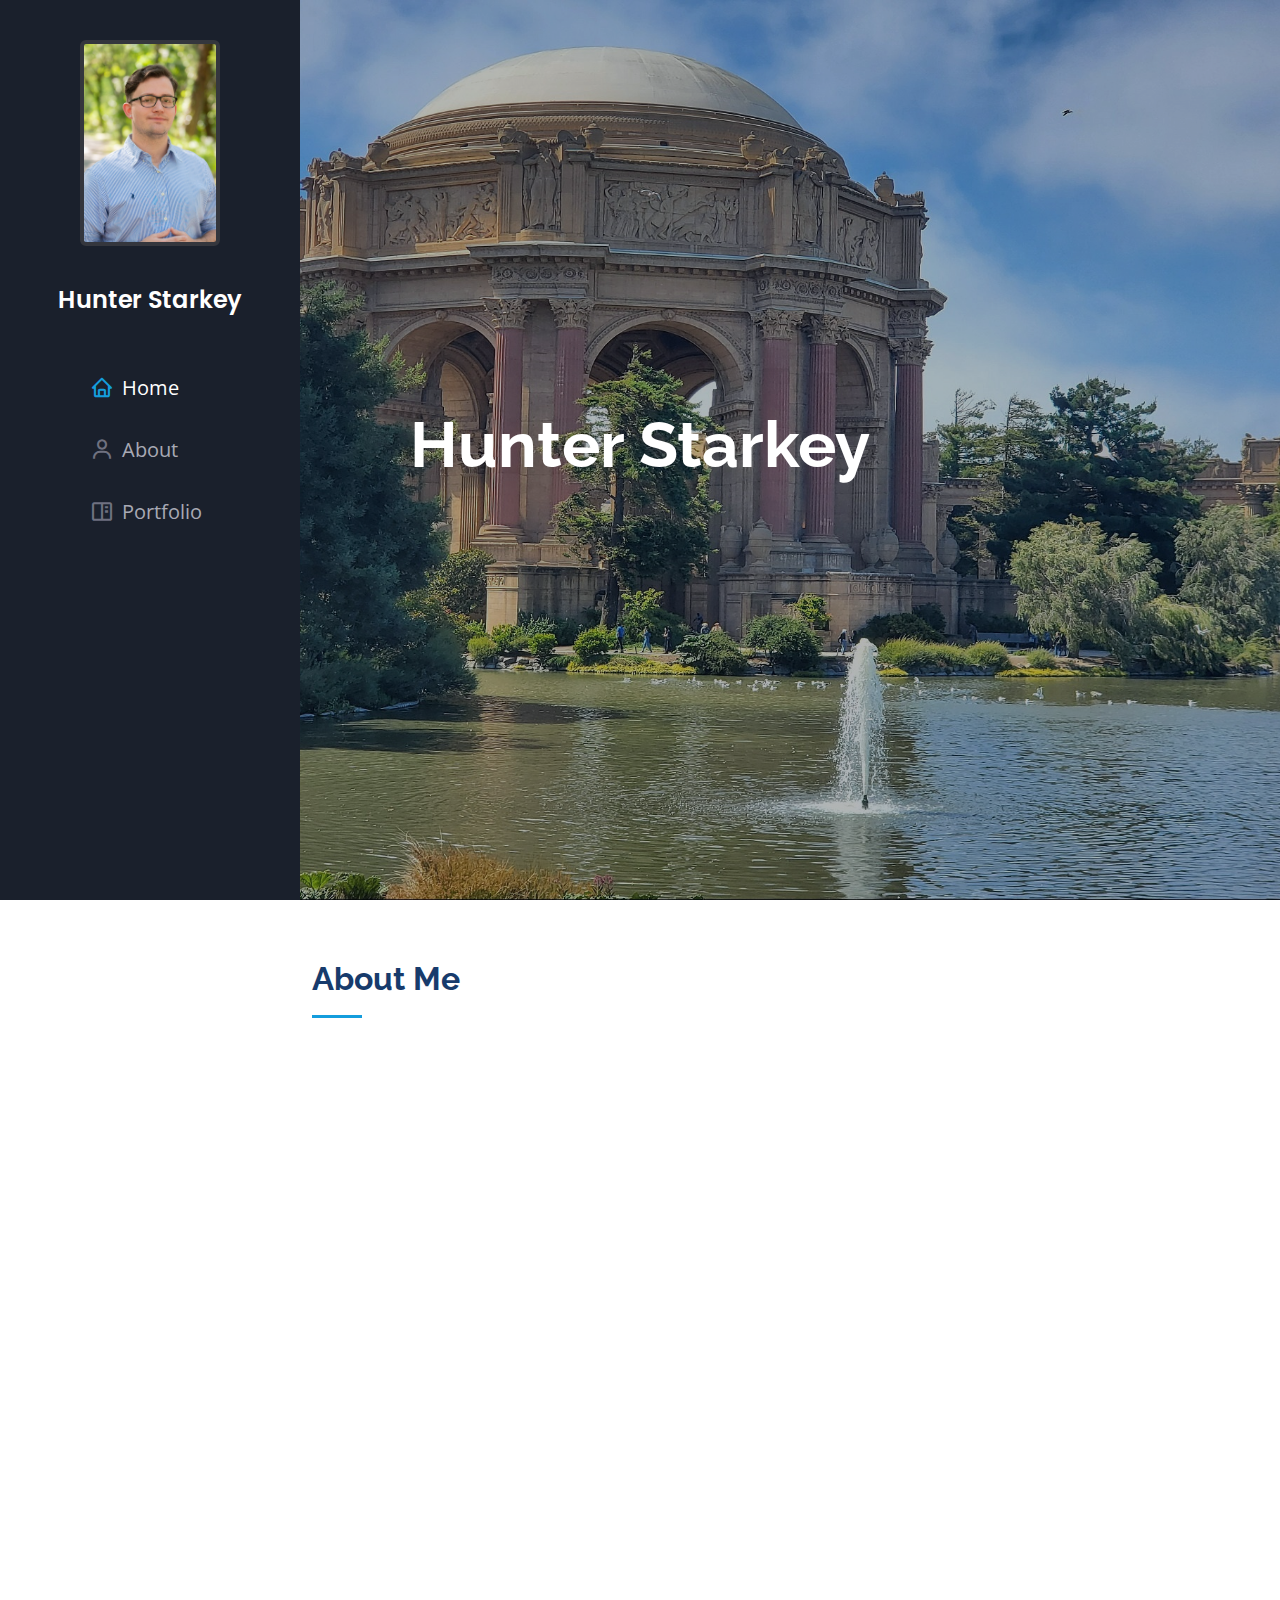
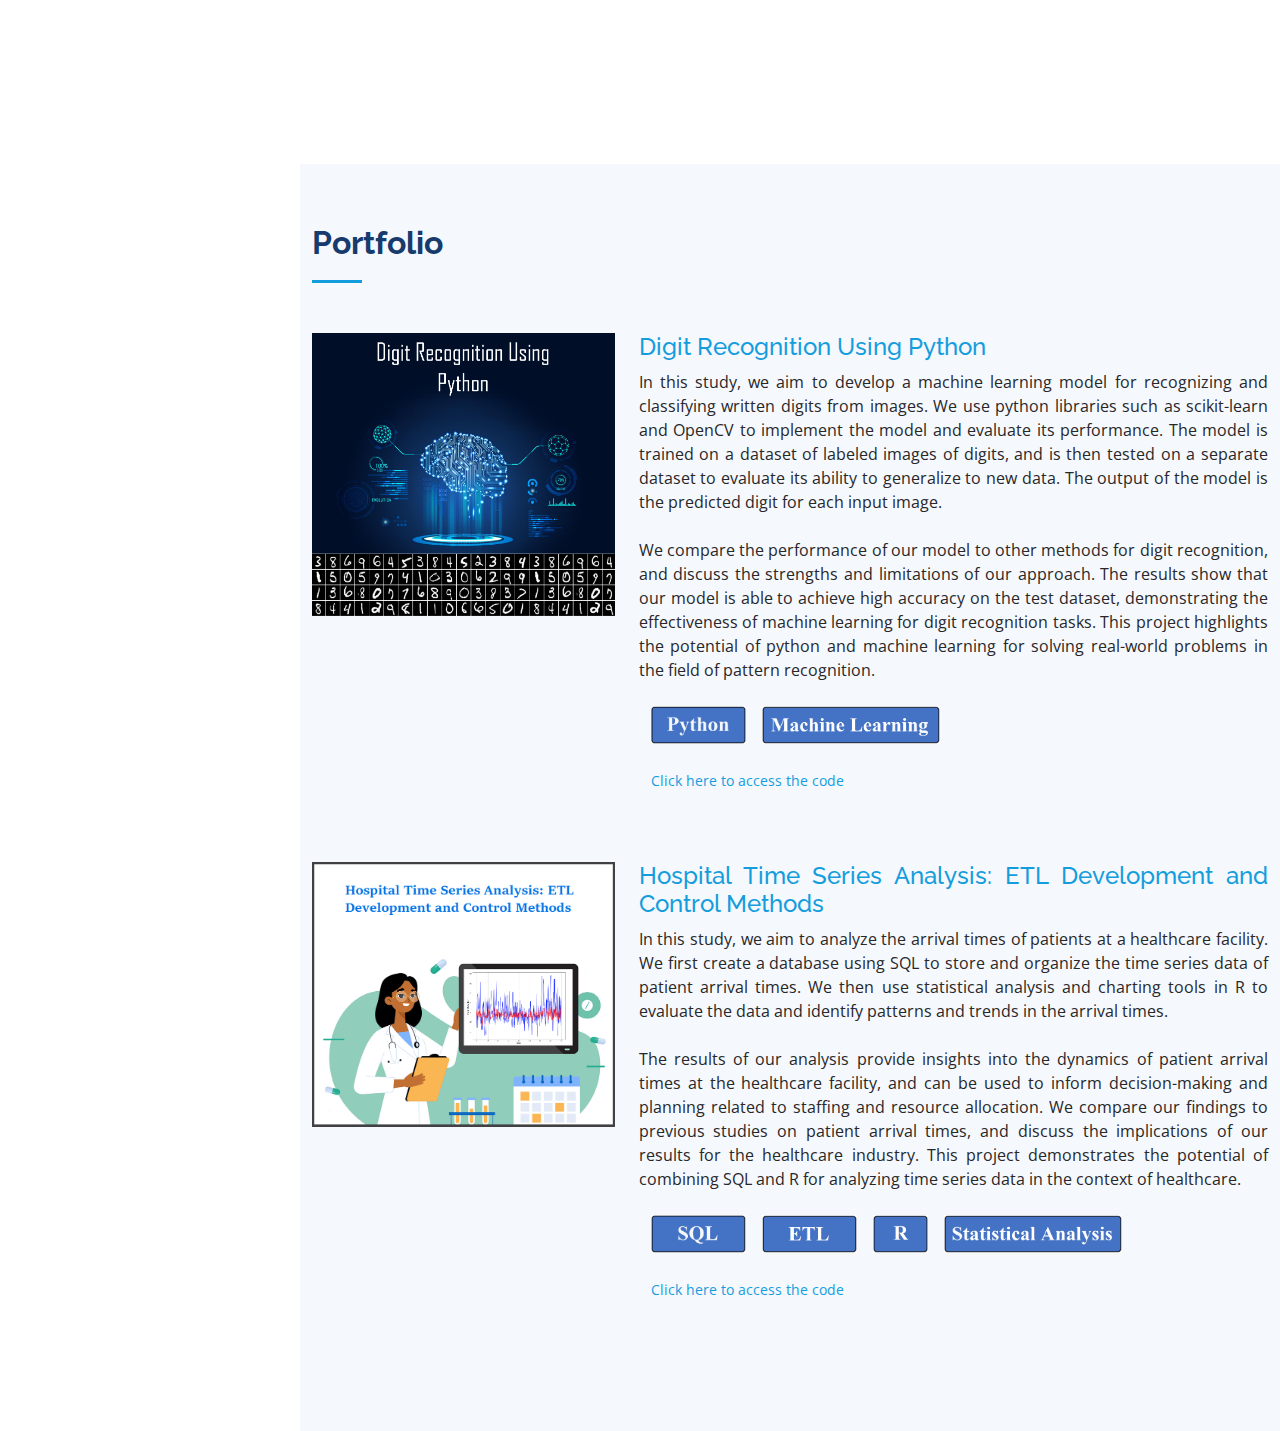
<file: index.html>
<!DOCTYPE html>
<html lang="en">

<head>
  <meta charset="utf-8">
  <meta content="width=device-width, initial-scale=1.0" name="viewport">

  <title>Hunter Starkey's Portfolio</title>
  <meta content="" name="description">
  <meta content="" name="keywords">

  <!-- Favicons -->
  <link href="assets/img/favicon.png" rel="icon">
  <link href="assets/img/apple-touch-icon.png" rel="apple-touch-icon">

  <!-- Google Fonts -->
  <link href="https://fonts.googleapis.com/css?family=Open+Sans:300,300i,400,400i,600,600i,700,700i|Raleway:300,300i,400,400i,500,500i,600,600i,700,700i|Poppins:300,300i,400,400i,500,500i,600,600i,700,700i" rel="stylesheet">

  <!-- Vendor CSS Files -->
  <link href="assets/vendor/aos/aos.css" rel="stylesheet">
  <link href="assets/vendor/bootstrap/css/bootstrap.min.css" rel="stylesheet">
  <link href="assets/vendor/bootstrap-icons/bootstrap-icons.css" rel="stylesheet">
  <link href="assets/vendor/boxicons/css/boxicons.min.css" rel="stylesheet">
  <link href="assets/vendor/glightbox/css/glightbox.min.css" rel="stylesheet">
  <link href="assets/vendor/swiper/swiper-bundle.min.css" rel="stylesheet">

  <!-- Template Main CSS File -->
  <link href="assets/css/style.css" rel="stylesheet">


</head>

<body>

  <!-- ======= Mobile nav toggle button ======= -->
  <i class="bi bi-list mobile-nav-toggle d-xl-none"></i>

  <!-- ======= Header ======= -->
  <header id="header">
    <div class="d-flex flex-column">

      <div class="profile">
        <img src="assets/img/profile-img.jpg" alt="" class="rounded circle img-fluid">
        <h1 class="text-light"><a href="index.html">Hunter Starkey</a></h1>
        <div class="social-links mt-3 text-center">
        </div>
      </div>

      <nav id="navbar" class="nav-menu navbar">
        <ul>
          <li><a href="#hero" class="nav-link scrollto active"><i class="bx bx-home"></i> <span>Home</span></a></li>
          <li><a href="#about" class="nav-link scrollto"><i class="bx bx-user"></i> <span>About</span></a></li>
          <li><a href="#portfolio" class="nav-link scrollto"><i class="bx bx-book-content"></i> <span>Portfolio</span></a></li>
        </ul>
      </nav><!-- .nav-menu -->
    </div>
  </header><!-- End Header -->

  <!-- ======= Hero Section ======= -->
  <section id="hero" class="d-flex flex-column justify-content-center align-items-center">
    <div class="hero-container" data-aos="fade-in">
      <h1>Hunter Starkey</h1>
    </div>
  </section><!-- End Hero -->

  <main id="main">

    <!-- ======= About Section ======= -->
    <section id="about" class="about">
      <div class="container">

        <div class="section-title">
          <h2>About Me</h2>
          <p></p>
        </div>

        <div class="row">
          <div class="col-lg-4" data-aos="fade-right">
            <img src="assets/img/profile-img.jpg" class="img-fluid" alt="">
          </div>
          <div class="col-lg-8 pt-4 pt-lg-0 content" data-aos="fade-left">
            <h3></h3>
          <br>
            <p>
              Hello,
            </p>
            <p>
              My name is Hunter. I'm a USF graduate with a Bachelor of Science in Engineering and I'm looking to start a masters degree soon. I have a strong foundation in programming, machine learning, databases, and data visualization. I'm also passionate about using these skills to uncover insights and drive impactful solutions.
            </p>
            <p>
              In my work, I have applied machine learning algorithms to complex datasets, developed dynamic visualizations to convey data insights, and deployed models for real-world applications. My ability to understand and manipulate data allows me to approach problems with a unique perspective, and I am always looking for new challenges and opportunities to grow.
            </p>
            <p>
              In my free time, I enjoy traveling and exploring new places, running and being outdoors, and indulging in my love of gaming and movies. I also enjoy listening to podcasts, which provide a constant source of inspiration and learning. Overall, I am a well-rounded individual with a passion for data science and a drive to make a difference.
            </p>
            <p>
              If you have any inquiries or would like to contact me, please feel free to reach out to me. I would be happy to discuss any potential opportunities or projects with you, and I look forward to hearing from you!
            </p>
            <br>
            <div class="row">
              <div class="col-lg-6">
                <ul>
                  <li><i class="bi bi-chevron-right"></i> <strong>Email:</strong> <span>starkeyhunter@outlook.com</span></li>
                </ul>
              </div>
              <div class="col-lg-6">
                <ul>
                  <li><i class="bi bi-chevron-right"></i> <strong>Phone:</strong> <span>813-421-0808</span></li>
                </ul>
              </div>
            </div>
            <p>
            </p>
          </div>
        </div>

      </div>
    </section><!-- End About Section -->

    <!-- ======= Portfolio Section ======= -->
    <section id="portfolio" class="portfolio section-bg">
      <div class="container">

        <div class="section-title">
          <h2>Portfolio</h2>
        </div>

        <div class="row" style="margin-bottom:30px">
          <div class="col-lg-4 col-md-6">
            <!-- <div class="icon-box"> -->
              <a href="digit-recognition-using-python.html"><img src="assets/img/digit_title.png" class="img-fluid" alt=""></a>

          </div>

          <div class="col-lg-4 col-lg-8">
            <!-- <div class="icon-box"> -->
            <h4 align="justify"><a href="digit-recognition-using-python.html">Digit Recognition Using Python</a></h5>
            <p align="justify">
In this study, we aim to develop a machine learning model for recognizing and classifying written digits from images. We use python libraries such as scikit-learn and OpenCV to implement the model and evaluate its performance. The model is trained on a dataset of labeled images of digits, and is then tested on a separate dataset to evaluate its ability to generalize to new data. The output of the model is the predicted digit for each input image.
<br><br>We compare the performance of our model to other methods for digit recognition, and discuss the strengths and limitations of our approach. The results show that our model is able to achieve high accuracy on the test dataset, demonstrating the effectiveness of machine learning for digit recognition tasks. This project highlights the potential of python and machine learning for solving real-world problems in the field of pattern recognition.
<br>
<br>
            &ensp;
            <img src="assets/img/tags/Python.png" class="img-fluid" alt="" style="width:95px;height:38px;">
            &ensp; 
            <img src="assets/img/tags/machinelearning.png" class="img-fluid" alt="" style="width:178px;height:38px;">
            <br>
            <br>
            &ensp; <a style="font-size:90%" ;
              href="https://github.com/hunterstarkey/Digit-Recognition-Using-Python/blob/main/Digit_Recognition.ipynb">Click
              here to access the code</a>

          </div>
        </div>
          <br>


        <div class="row" style="margin-bottom:30px">
          <div class="col-lg-4 col-md-6">
            <!-- <div class="icon-box"> -->
              <a href="hospital-time-series-analysis.html"><img src="assets/img/hospital_title.png" class="img-fluid" alt=""></a>

          </div>

          <div class="col-lg-4 col-lg-8">
            <!-- <div class="icon-box"> -->
              <h4 align="justify"><a href="hospital-time-series-analysis.html">Hospital Time Series Analysis: ETL Development and Control Methods</a></h5>
            <p align="justify">
In this study, we aim to analyze the arrival times of patients at a healthcare facility. We first create a database using SQL to store and organize the time series data of patient arrival times. We then use statistical analysis and charting tools in R to evaluate the data and identify patterns and trends in the arrival times.
<br>
<br>
The results of our analysis provide insights into the dynamics of patient arrival times at the healthcare facility, and can be used to inform decision-making and planning related to staffing and resource allocation. We compare our findings to previous studies on patient arrival times, and discuss the implications of our results for the healthcare industry. This project demonstrates the potential of combining SQL and R for analyzing time series data in the context of healthcare.
             <br>
             <br>
            &ensp;
            <img src="assets/img/tags/SQL.png" class="img-fluid" alt="" style="width:95px;height:38px;">
            &ensp; 
            <img src="assets/img/tags/ETL.png" class="img-fluid" alt="" style="width:95px;height:38px;">
            &ensp;
            <img src="assets/img/tags/R.png" class="img-fluid" alt="" style="width:55px;height:38px;">
            &ensp; 
            <img src="assets/img/tags/statisticalanalysis.png" class="img-fluid" alt="" style="width:178px;height:38px;">
            <br>
            <br>
           
            &ensp; <a style="font-size:90%" ;
              href="https://github.com/hunterstarkey/Hospital-Time-Series-Analysis">Click
              here to access the code</a>
          </div>
        </div>
        <br>




    </section><!-- End Portfolio Section -->

  </main><!-- End #main -->

  <!-- ======= Footer ======= -->
  <footer id="footer">
    <div class="container">
      </div>
      </div>
    </div>
  </footer><!-- End  Footer -->

  <a href="#" class="back-to-top d-flex align-items-center justify-content-center"><i class="bi bi-arrow-up-short"></i></a>

  <!-- Vendor JS Files -->
  <script src="assets/vendor/purecounter/purecounter_vanilla.js"></script>
  <script src="assets/vendor/aos/aos.js"></script>
  <script src="assets/vendor/bootstrap/js/bootstrap.bundle.min.js"></script>
  <script src="assets/vendor/glightbox/js/glightbox.min.js"></script>
  <script src="assets/vendor/isotope-layout/isotope.pkgd.min.js"></script>
  <script src="assets/vendor/swiper/swiper-bundle.min.js"></script>
  <script src="assets/vendor/typed.js/typed.min.js"></script>
  <script src="assets/vendor/waypoints/noframework.waypoints.js"></script>
  <script src="assets/vendor/php-email-form/validate.js"></script>

  <!-- Template Main JS File -->
  <script src="assets/js/main.js"></script>

</body>

</html>
</file>
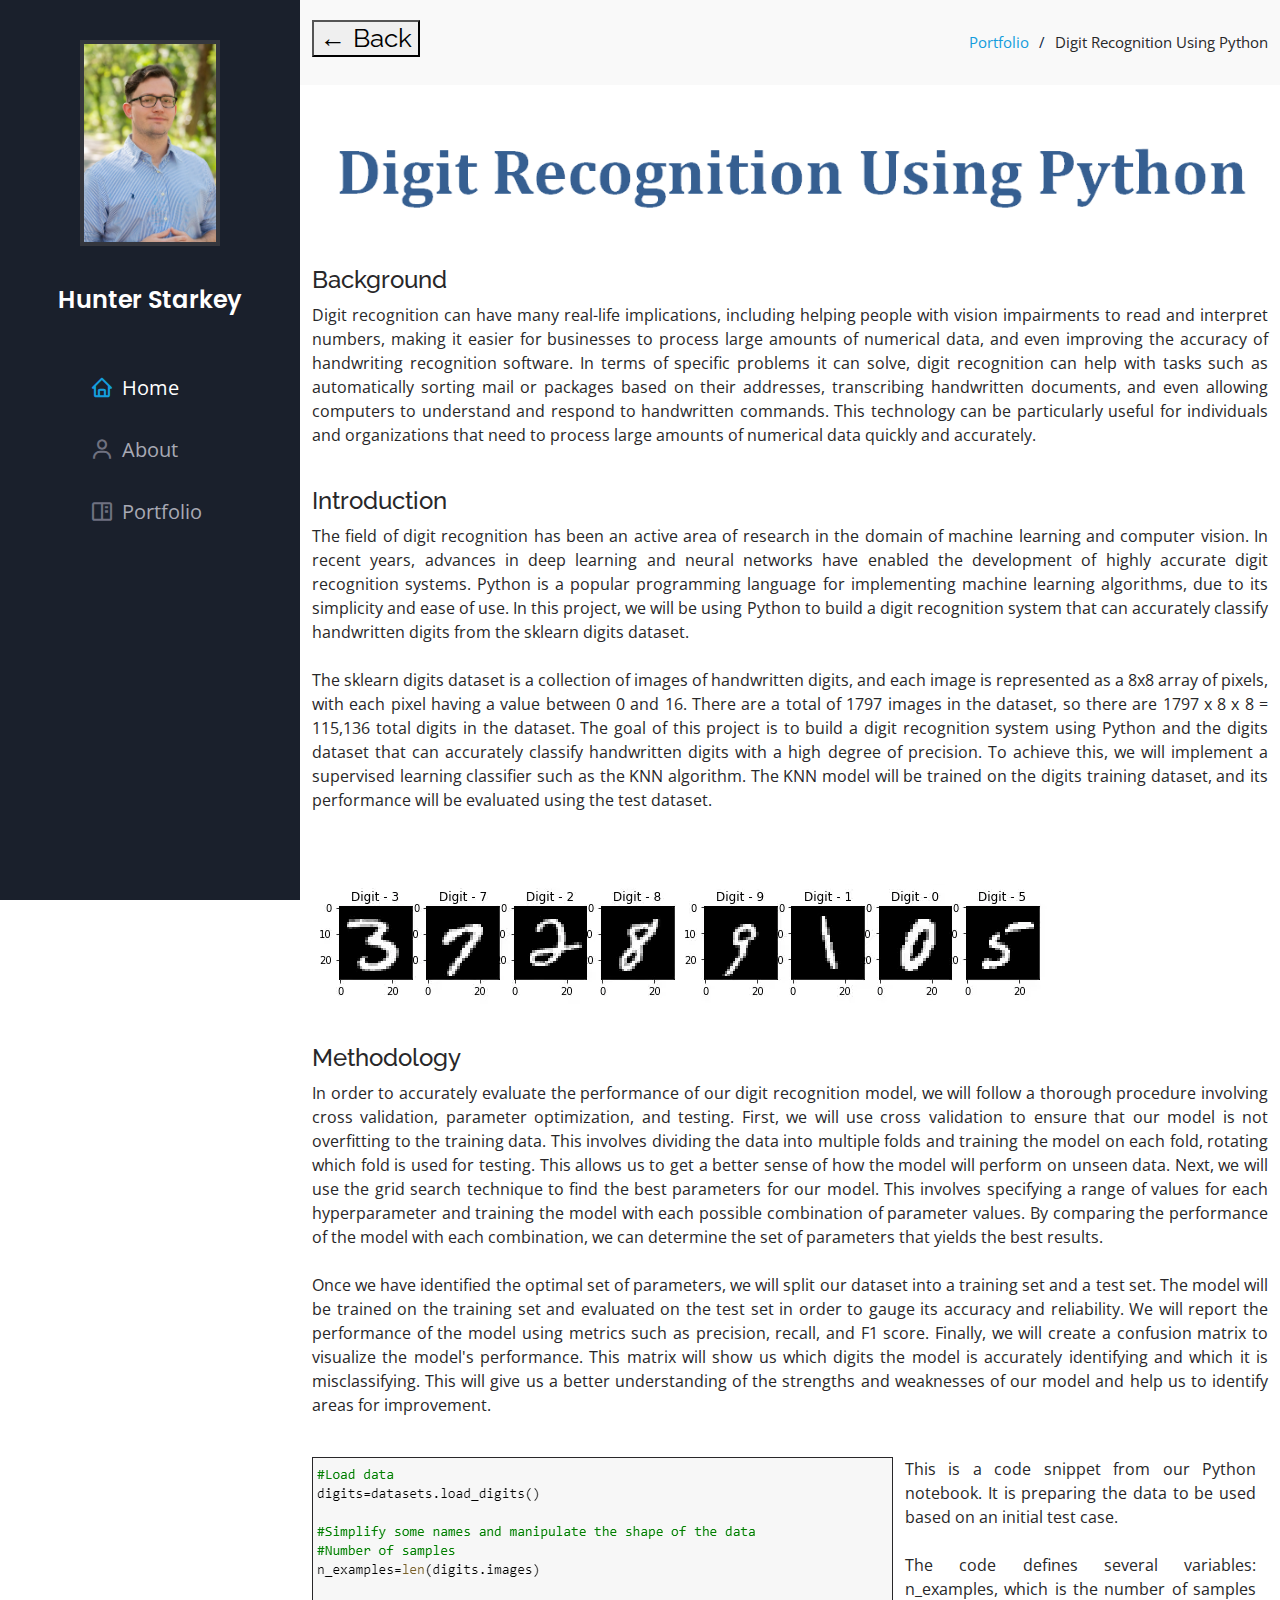
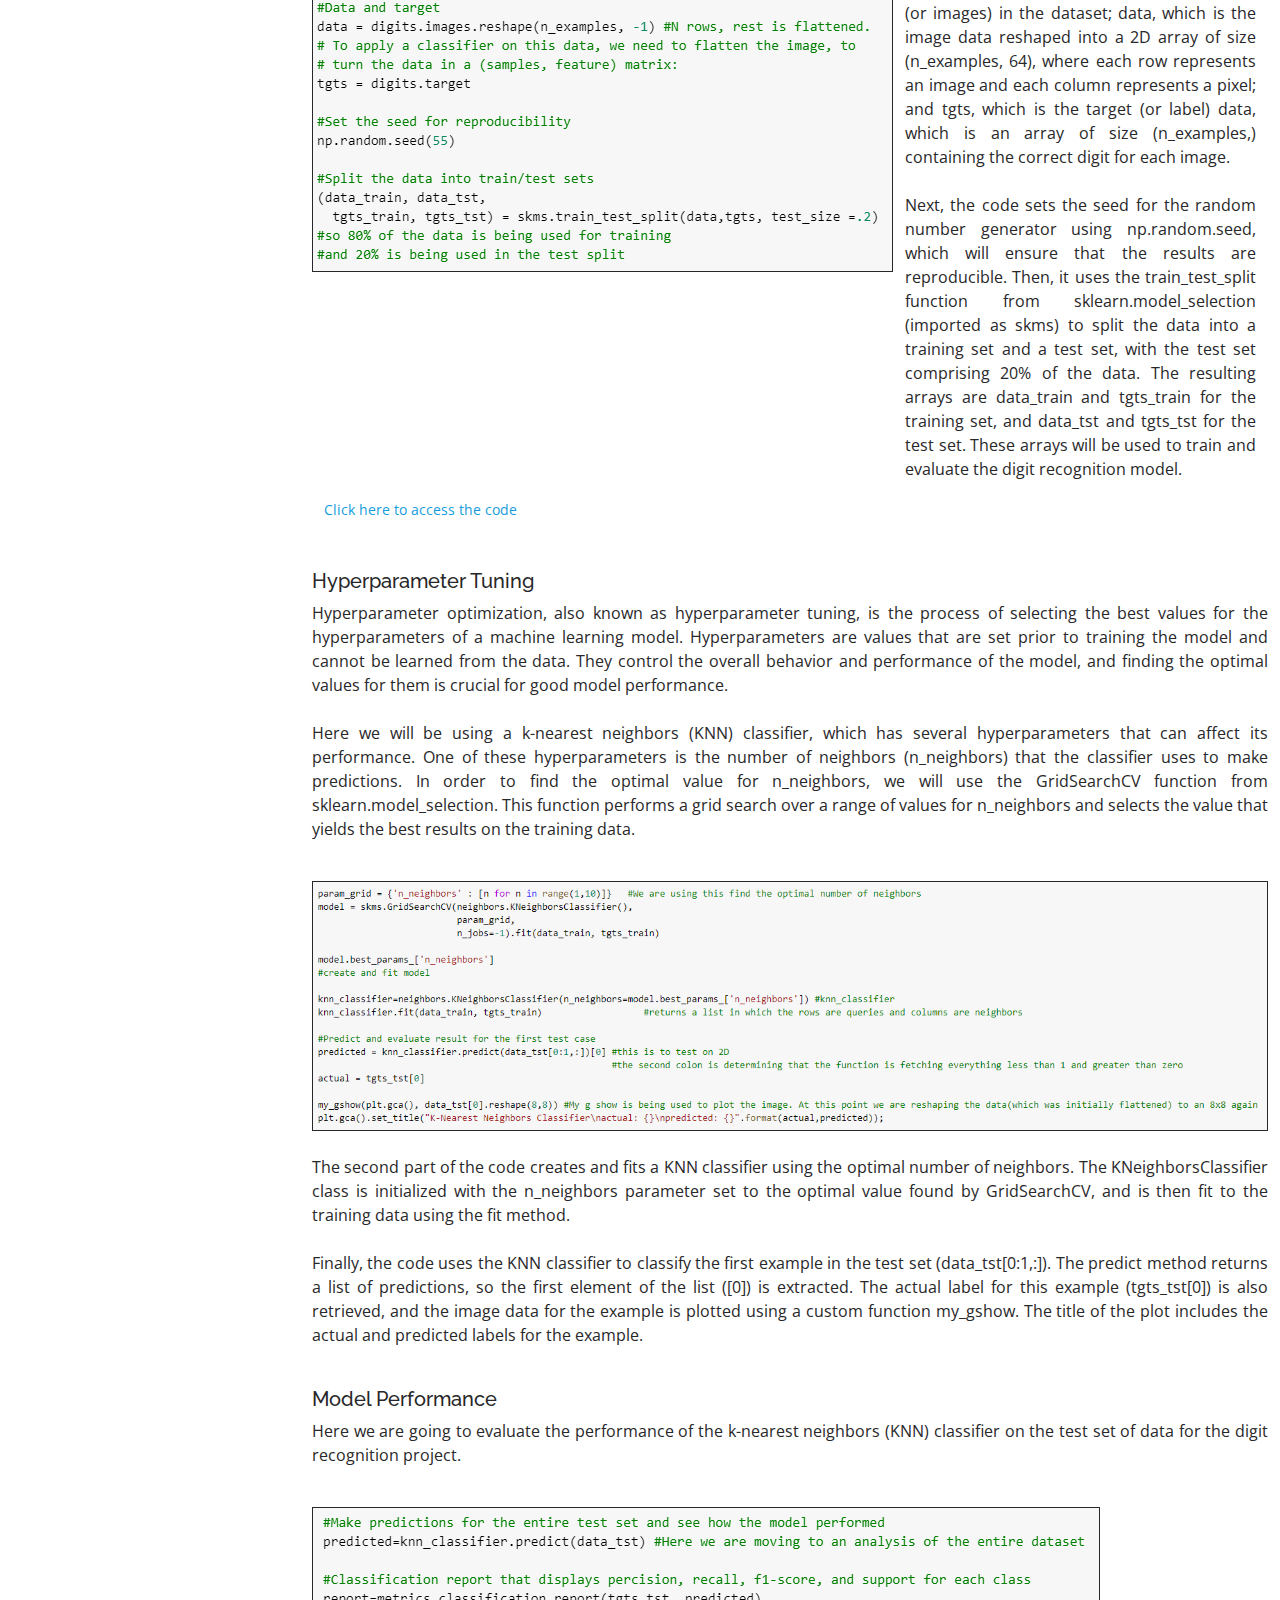
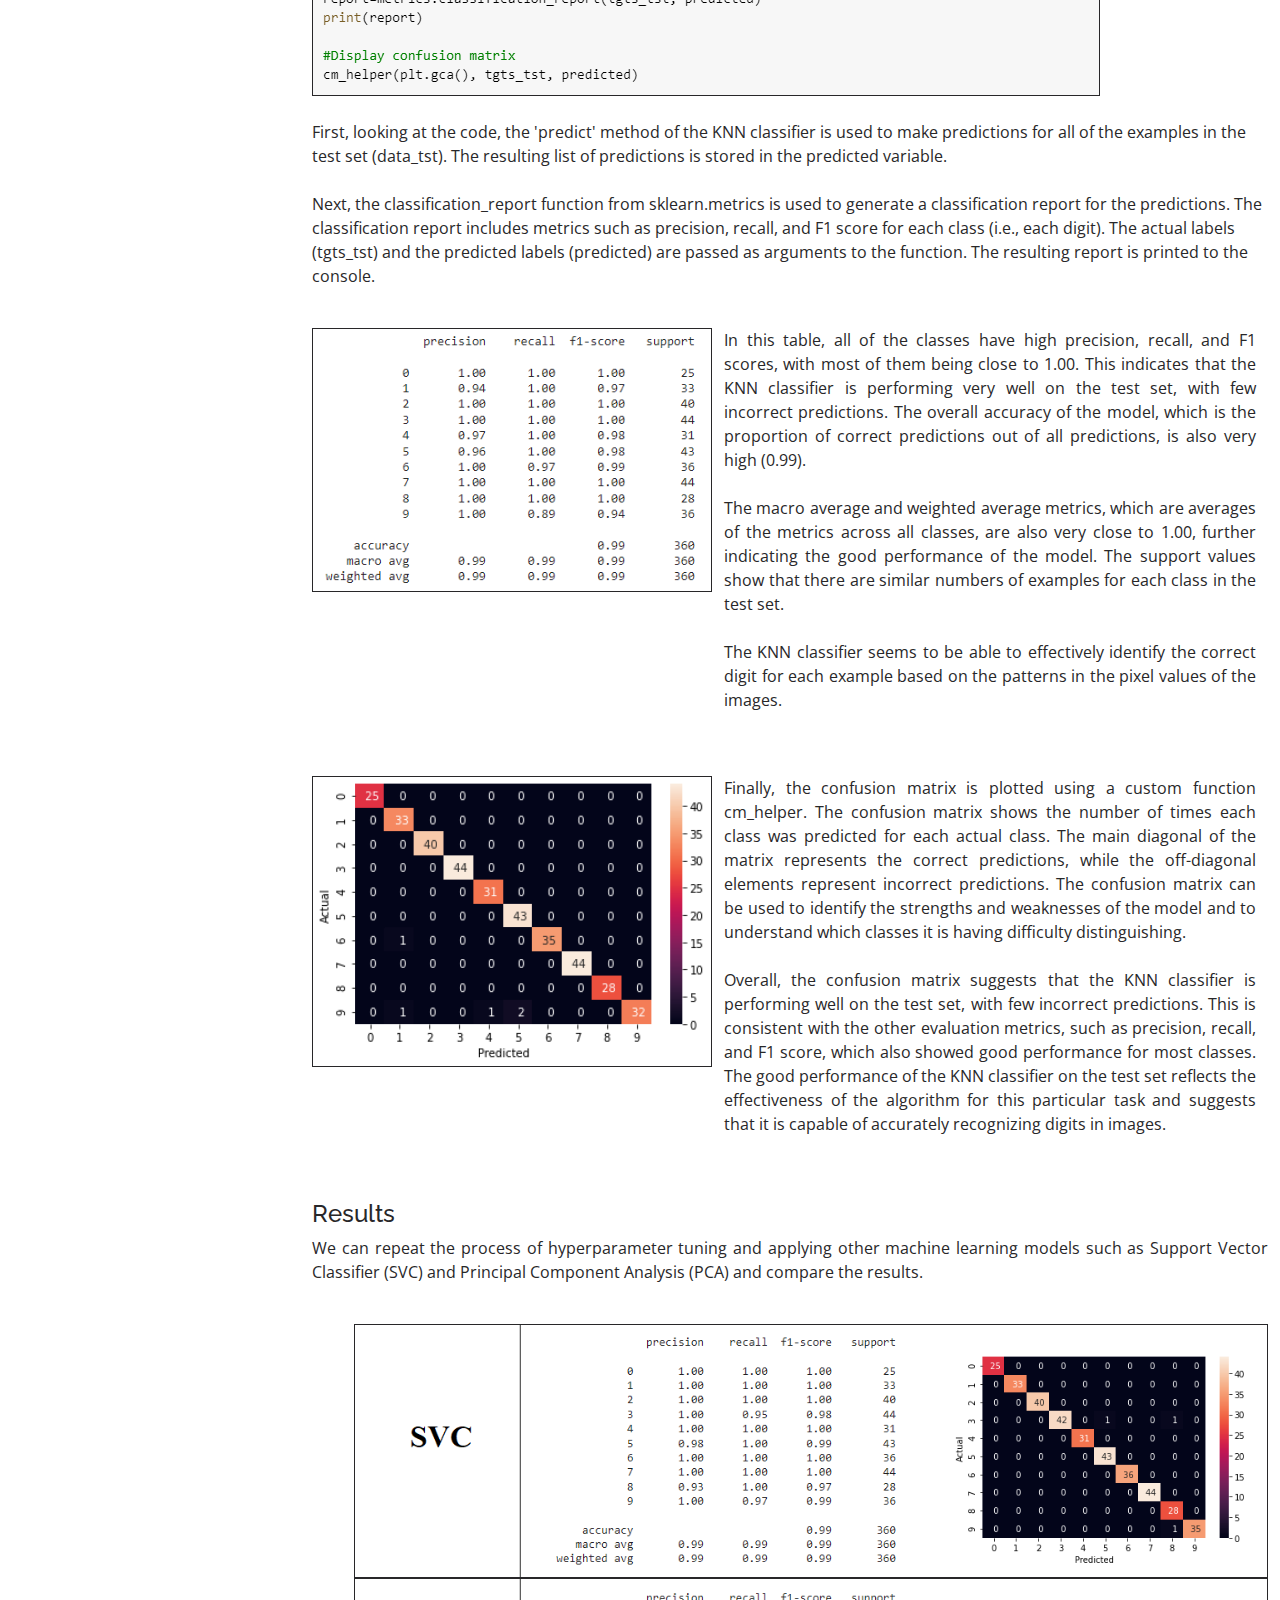
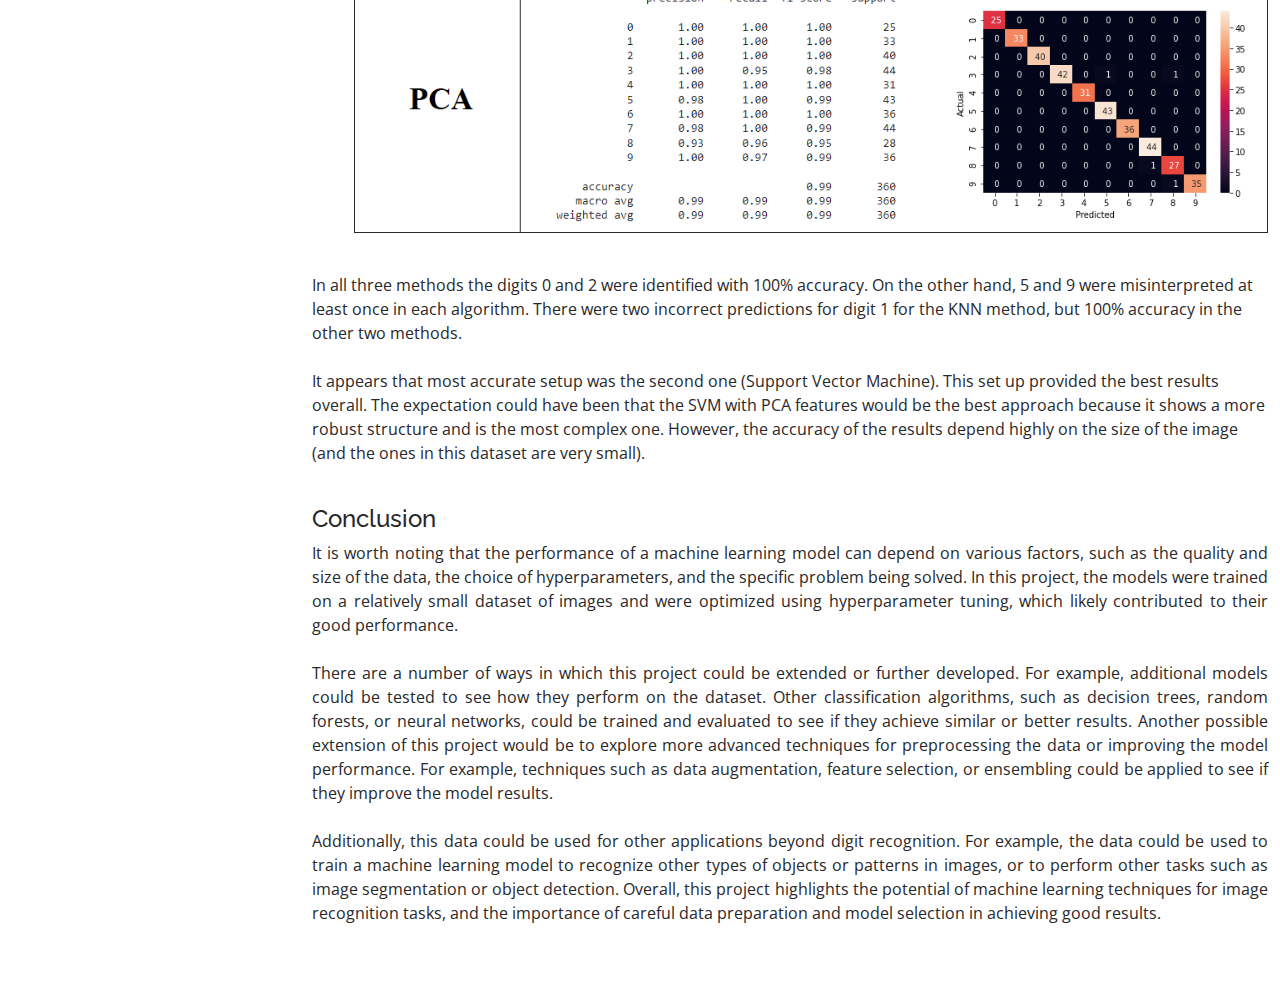
<file: digit-recognition-using-python.html>
<!DOCTYPE html>
<html lang="en">

<head>
  <meta charset="utf-8">
  <meta content="width=device-width, initial-scale=1.0" name="viewport">

  <title>Hunter Starkey's Portfolio</title>
  <meta content="" name="description">
  <meta content="" name="keywords">

  <!-- Favicons -->
  <link href="assets/img/favicon.png" rel="icon">
  <link href="assets/img/apple-touch-icon.png" rel="apple-touch-icon">

  <!-- Google Fonts -->
  <link href="https://fonts.googleapis.com/css?family=Open+Sans:300,300i,400,400i,600,600i,700,700i|Raleway:300,300i,400,400i,500,500i,600,600i,700,700i|Poppins:300,300i,400,400i,500,500i,600,600i,700,700i" rel="stylesheet">

  <!-- Vendor CSS Files -->
  <link href="assets/vendor/aos/aos.css" rel="stylesheet">
  <link href="assets/vendor/bootstrap/css/bootstrap.min.css" rel="stylesheet">
  <link href="assets/vendor/bootstrap-icons/bootstrap-icons.css" rel="stylesheet">
  <link href="assets/vendor/boxicons/css/boxicons.min.css" rel="stylesheet">
  <link href="assets/vendor/glightbox/css/glightbox.min.css" rel="stylesheet">
  <link href="assets/vendor/swiper/swiper-bundle.min.css" rel="stylesheet">

  <!-- Template Main CSS File -->
  <link href="assets/css/style.css" rel="stylesheet">


</head>

<body>

  <!-- ======= Mobile nav toggle button ======= -->
  <i class="bi bi-list mobile-nav-toggle d-xl-none"></i>

  <!-- ======= Header ======= -->
  <header id="header">
    <div class="d-flex flex-column">

      <div class="profile">
        <img src="assets/img/profile-img.jpg" alt="" class="img-fluid">
        <h1 class="text-light"><a href="index.html">Hunter Starkey</a></h1>
        <div class="social-links mt-3 text-center">
        </div>
      </div>

      <nav id="navbar" class="nav-menu navbar">
        <ul>
          <li><a href="index.html" class="nav-link scrollto active"><i class="bx bx-home"></i> <span>Home</span></a></li>
          <li><a href="index.html" class="nav-link scrollto"><i class="bx bx-user"></i> <span>About</span></a></li>
          <li><a href="index.html" class="nav-link scrollto"><i class="bx bx-book-content"></i> <span>Portfolio</span></a></li>
        </ul>
      </nav><!-- .nav-menu -->
    </div>
  </header><!-- End Header -->

  <main id="main">

    <!-- ======= Breadcrumbs ======= -->
    <section id="breadcrumbs" class="breadcrumbs">
      <div class="container">

        <div class="d-flex justify-content-between align-items-center">
          <h2><button onclick="history.back()">← Back</button></h2>
          <ol>
            <li><a href="index.html">Portfolio</a></li>
            <li>Digit Recognition Using Python</li>
          </ol>
        </div>

      </div>
    </section><!-- End Breadcrumbs -->

    <!-- ======= Portfolio Details Section ======= -->
    <section id="portfolio-details" class="portfolio-details">
      <div class="container">

        <center><img src="assets/img/digit/title.png" class="img-fluid" alt=""></center>
        <br><br>
        <h4 align="justify">Background</h4>
        <p align="justify"> Digit recognition can have many real-life implications, including helping people with vision impairments to read and interpret numbers, making it easier for businesses to process large amounts of numerical data, and even improving the accuracy of handwriting recognition software.
          In terms of specific problems it can solve, digit recognition can help with tasks such as automatically sorting mail or packages based on their addresses, transcribing handwritten documents, and even allowing computers to understand and respond to handwritten commands. This technology can be particularly useful for individuals and organizations that need to process large amounts of numerical data quickly and accurately.
        </p>
        <br><h4 align="justify">Introduction</h4>
        <p align="justify">The field of digit recognition has been an active area of research in the domain of machine learning and computer vision. In recent years, advances in deep learning and neural networks have enabled the development of highly accurate digit recognition systems.
          Python is a popular programming language for implementing machine learning algorithms, due to its simplicity and ease of use. In this project, we will be using Python to build a digit recognition system that can accurately classify handwritten digits from the sklearn digits dataset.
          <br><br>
          The sklearn digits dataset is a collection of images of handwritten digits, and each image is represented as a 8x8 array of pixels, with each pixel having a value between 0 and 16. There are a total of 1797 images in the dataset, so there are 1797 x 8 x 8 = 115,136 total digits in the dataset.
          The goal of this project is to build a digit recognition system using Python and the digits dataset that can accurately classify handwritten digits with a high degree of precision. To achieve this, we will implement a supervised learning classifier such as the KNN algorithm. The KNN model will be trained on the digits training dataset, and its performance will be evaluated using the test dataset.
          <br><br> <br> &ensp; &ensp; &ensp; &ensp; &ensp; &ensp; &ensp; &ensp; &ensp; &ensp; &ensp; &ensp; &ensp; &ensp; &ensp; &ensp; &ensp; &ensp; &ensp; <img src="assets/img/digit/digit1.png" class="img-fluid" alt="">
        </p>
        <br><h4 align="justify">Methodology</h4>
        <p align="justify">In order to accurately evaluate the performance of our digit recognition model, we will follow a thorough procedure involving cross validation, parameter optimization, and testing.
          First, we will use cross validation to ensure that our model is not overfitting to the training data. This involves dividing the data into multiple folds and training the model on each fold, rotating which fold is used for testing. This allows us to get a better sense of how the model will perform on unseen data.
          Next, we will use the grid search technique to find the best parameters for our model. This involves specifying a range of values for each hyperparameter and training the model with each possible combination of parameter values. By comparing the performance of the model with each combination, we can determine the set of parameters that yields the best results.
          <br><br>Once we have identified the optimal set of parameters, we will split our dataset into a training set and a test set. The model will be trained on the training set and evaluated on the test set in order to gauge its accuracy and reliability. We will report the performance of the model using metrics such as precision, recall, and F1 score.
          Finally, we will create a confusion matrix to visualize the model's performance. This matrix will show us which digits the model is accurately identifying and which it is misclassifying. This will give us a better understanding of the strengths and weaknesses of our model and help us to identify areas for improvement.
          </p>


          
          <br><img src="assets/img/digit/code1.png" class="img-fluid" alt="" style="float:left" border="1px">
          <div class="row" style="margin-left:30px">
          <p align="justify">This is a code snippet from our Python notebook. It is preparing the data to be used based on an initial test case. 
            <br><br>
            The code defines several variables: n_examples, which is the number of samples (or images) in the dataset; data, which is the image data reshaped into a 2D array of size (n_examples, 64), where each row represents an image and each column represents a pixel; and tgts, which is the target (or label) data, which is an array of size (n_examples,) containing the correct digit for each image.
            
            <br><br>Next, the code sets the seed for the random number generator using np.random.seed, which will ensure that the results are reproducible. Then, it uses the train_test_split function from sklearn.model_selection (imported as skms) to split the data into a training set and a test set, with the test set comprising 20% of the data. The resulting arrays are data_train and tgts_train for the training set, and data_tst and tgts_tst for the test set. These arrays will be used to train and evaluate the digit recognition model.</p>
          </div>

            &ensp; <a style="font-size:90%" ;
            href="https://github.com/hunterstarkey/Digit-Recognition-Using-Python/blob/main/Digit_Recognition.ipynb">Click
            here to access the code</a>

          <br><br><br>
          <h5>Hyperparameter Tuning</h5>
          
          <p align="justify">Hyperparameter optimization, also known as hyperparameter tuning, is the process of selecting the best values for the hyperparameters of a machine learning model. Hyperparameters are values that are set prior to training the model and cannot be learned from the data. They control the overall behavior and performance of the model, and finding the optimal values for them is crucial for good model performance.
            <br><br> Here we will be using a k-nearest neighbors (KNN) classifier, which has several hyperparameters that can affect its performance. One of these hyperparameters is the number of neighbors (n_neighbors) that the classifier uses to make predictions. In order to find the optimal value for n_neighbors, we will use the GridSearchCV function from sklearn.model_selection. This function performs a grid search over a range of values for n_neighbors and selects the value that yields the best results on the training data.
          </p>
          <br><img src="assets/img/digit/code2.png" class="img-fluid" alt="" border="1px">
          <br><br>

          
            <p align="justify">The second part of the code creates and fits a KNN classifier using the optimal number of neighbors. The KNeighborsClassifier class is initialized with the n_neighbors parameter set to the optimal value found by GridSearchCV, and is then fit to the training data using the fit method.
              
<br><br>
               Finally, the code uses the KNN classifier to classify the first example in the test set (data_tst[0:1,:]). The predict method returns a list of predictions, so the first element of the list ([0]) is extracted. The actual label for this example (tgts_tst[0]) is also retrieved, and the image data for the example is plotted using a custom function my_gshow. The title of the plot includes the actual and predicted labels for the example.</p>
          </p>
          <br>
          <h5>Model Performance</h5>
          <p align="justify">Here we are going to evaluate the performance of the k-nearest neighbors (KNN) classifier on the test set of data for the digit recognition project.</p>

          <br><img src="assets/img/digit/code3.png" class="img-fluid" alt="" border="1px">
          
            <br><br>
            First, looking at the code, the 'predict' method of the KNN classifier is used to make predictions for all of the examples in the test set (data_tst). The resulting list of predictions is stored in the predicted variable.
          <br><br>
          Next, the classification_report function from sklearn.metrics is used to generate a classification report for the predictions. The classification report includes metrics such as precision, recall, and F1 score for each class (i.e., each digit). The actual labels (tgts_tst) and the predicted labels (predicted) are passed as arguments to the function. The resulting report is printed to the console.
        </p>
          <br><img src="assets/img/digit/output2.png" class="img-fluid" alt="" style="float:left" width="400px" height="263px" border="1px">
          <div class="row" style="margin-left:30px">
            <p align="justify"> In this table, all of the classes have high precision, recall, and F1 scores, with most of them being close to 1.00. This indicates that the KNN classifier is performing very well on the test set, with few incorrect predictions. The overall accuracy of the model, which is the proportion of correct predictions out of all predictions, is also very high (0.99). 
              <br><br>The macro average and weighted average metrics, which are averages of the metrics across all classes, are also very close to 1.00, further indicating the good performance of the model. The support values show that there are similar numbers of examples for each class in the test set.
              <br><br>
              The KNN classifier seems to be able to effectively identify the correct digit for each example based on the patterns in the pixel values of the images.
            </p>
            </div>
            <br>
            <br><img src="assets/img/digit/output3.png" class="img-fluid" alt="" style="float:left" width="400px" height="291px" border="1px">
          <div class="row" style="margin-left:30px">
            <p align="justify"> Finally, the confusion matrix is plotted using a custom function cm_helper. The confusion matrix shows the number of times each class was predicted for each actual class. The main diagonal of the matrix represents the correct predictions, while the off-diagonal elements represent incorrect predictions. The confusion matrix can be used to identify the strengths and weaknesses of the model and to understand which classes it is having difficulty distinguishing.
              <br><br>Overall, the confusion matrix suggests that the KNN classifier is performing well on the test set, with few incorrect predictions. This is consistent with the other evaluation metrics, such as precision, recall, and F1 score, which also showed good performance for most classes. The good performance of the KNN classifier on the test set reflects the effectiveness of the algorithm for this particular task and suggests that it is capable of accurately recognizing digits in images.
              <br><br>
            </p>
          </div>



          <br><h4 align="justify">Results</h4>
          <p align="justify">We can repeat the process of hyperparameter tuning and applying other machine learning models such as Support Vector Classifier (SVC) and Principal Component Analysis (PCA) and compare the results.
           </p>
           <div class="row" style="margin-left:30px">
           
           <center>
            &ensp;&ensp;&ensp;&ensp;
            
           <br><img src="assets/img/digit/combine1.png" class="img-fluid" alt="" style="float:left"  border="1px">
           <br><br><img src="assets/img/digit/combine2.png" class="img-fluid" alt="" style="float:left"  border="1px">
        </center>
      </div>
        <br>
          <p align="justify"></p>In all three methods the digits 0 and 2 were identified with 100% accuracy. On the other
          hand, 5 and 9 were misinterpreted at least once in each algorithm.
          
          There were two incorrect predictions for digit 1 for the KNN method, but 100%
          accuracy in the other two methods. 
          <br><br>It appears that most accurate setup was the second one (Support Vector Machine). This set up provided the best results overall. The expectation could have been that the SVM with PCA features would be the best approach because it shows a more robust structure and is the most complex one. However, the accuracy of the results depend highly on the size of the image (and the ones in this dataset are very small).  </p>
          
        <br><h4 align="justify">Conclusion</h4>
        <p align="justify">It is worth noting that the performance of a machine learning model can depend on various factors, such as the quality and size of the data, the choice of hyperparameters, and the specific problem being solved. In this project, the models were trained on a relatively small dataset of images and were optimized using hyperparameter tuning, which likely contributed to their good performance.
          <br><br>
          There are a number of ways in which this project could be extended or further developed. For example, additional models could be tested to see how they perform on the dataset. Other classification algorithms, such as decision trees, random forests, or neural networks, could be trained and evaluated to see if they achieve similar or better results.
          Another possible extension of this project would be to explore more advanced techniques for preprocessing the data or improving the model performance. For example, techniques such as data augmentation, feature selection, or ensembling could be applied to see if they improve the model results.
          <br><br>
          Additionally, this data could be used for other applications beyond digit recognition. For example, the data could be used to train a machine learning model to recognize other types of objects or patterns in images, or to perform other tasks such as image segmentation or object detection.
          Overall, this project highlights the potential of machine learning techniques for image recognition tasks, and the importance of careful data preparation and model selection in achieving good results.
          
          
        </p>
        
        

          
        
          </div>
 

</section><!-- End Portfolio Details Section -->

  </main><!-- End #main -->

  <!-- ======= Footer ======= -->
  <footer id="footer">
    <div class="container">

      </div>
 
      </div>
    </div>
  </footer><!-- End  Footer -->

  <a href="#" class="back-to-top d-flex align-items-center justify-content-center"><i class="bi bi-arrow-up-short"></i></a>

  <!-- Vendor JS Files -->
  <script src="assets/vendor/purecounter/purecounter_vanilla.js"></script>
  <script src="assets/vendor/aos/aos.js"></script>
  <script src="assets/vendor/bootstrap/js/bootstrap.bundle.min.js"></script>
  <script src="assets/vendor/glightbox/js/glightbox.min.js"></script>
  <script src="assets/vendor/isotope-layout/isotope.pkgd.min.js"></script>
  <script src="assets/vendor/swiper/swiper-bundle.min.js"></script>
  <script src="assets/vendor/typed.js/typed.min.js"></script>
  <script src="assets/vendor/waypoints/noframework.waypoints.js"></script>
  <script src="assets/vendor/php-email-form/validate.js"></script>

  <!-- Template Main JS File -->
  <script src="assets/js/main.js"></script>

</body>

</html>
</file>
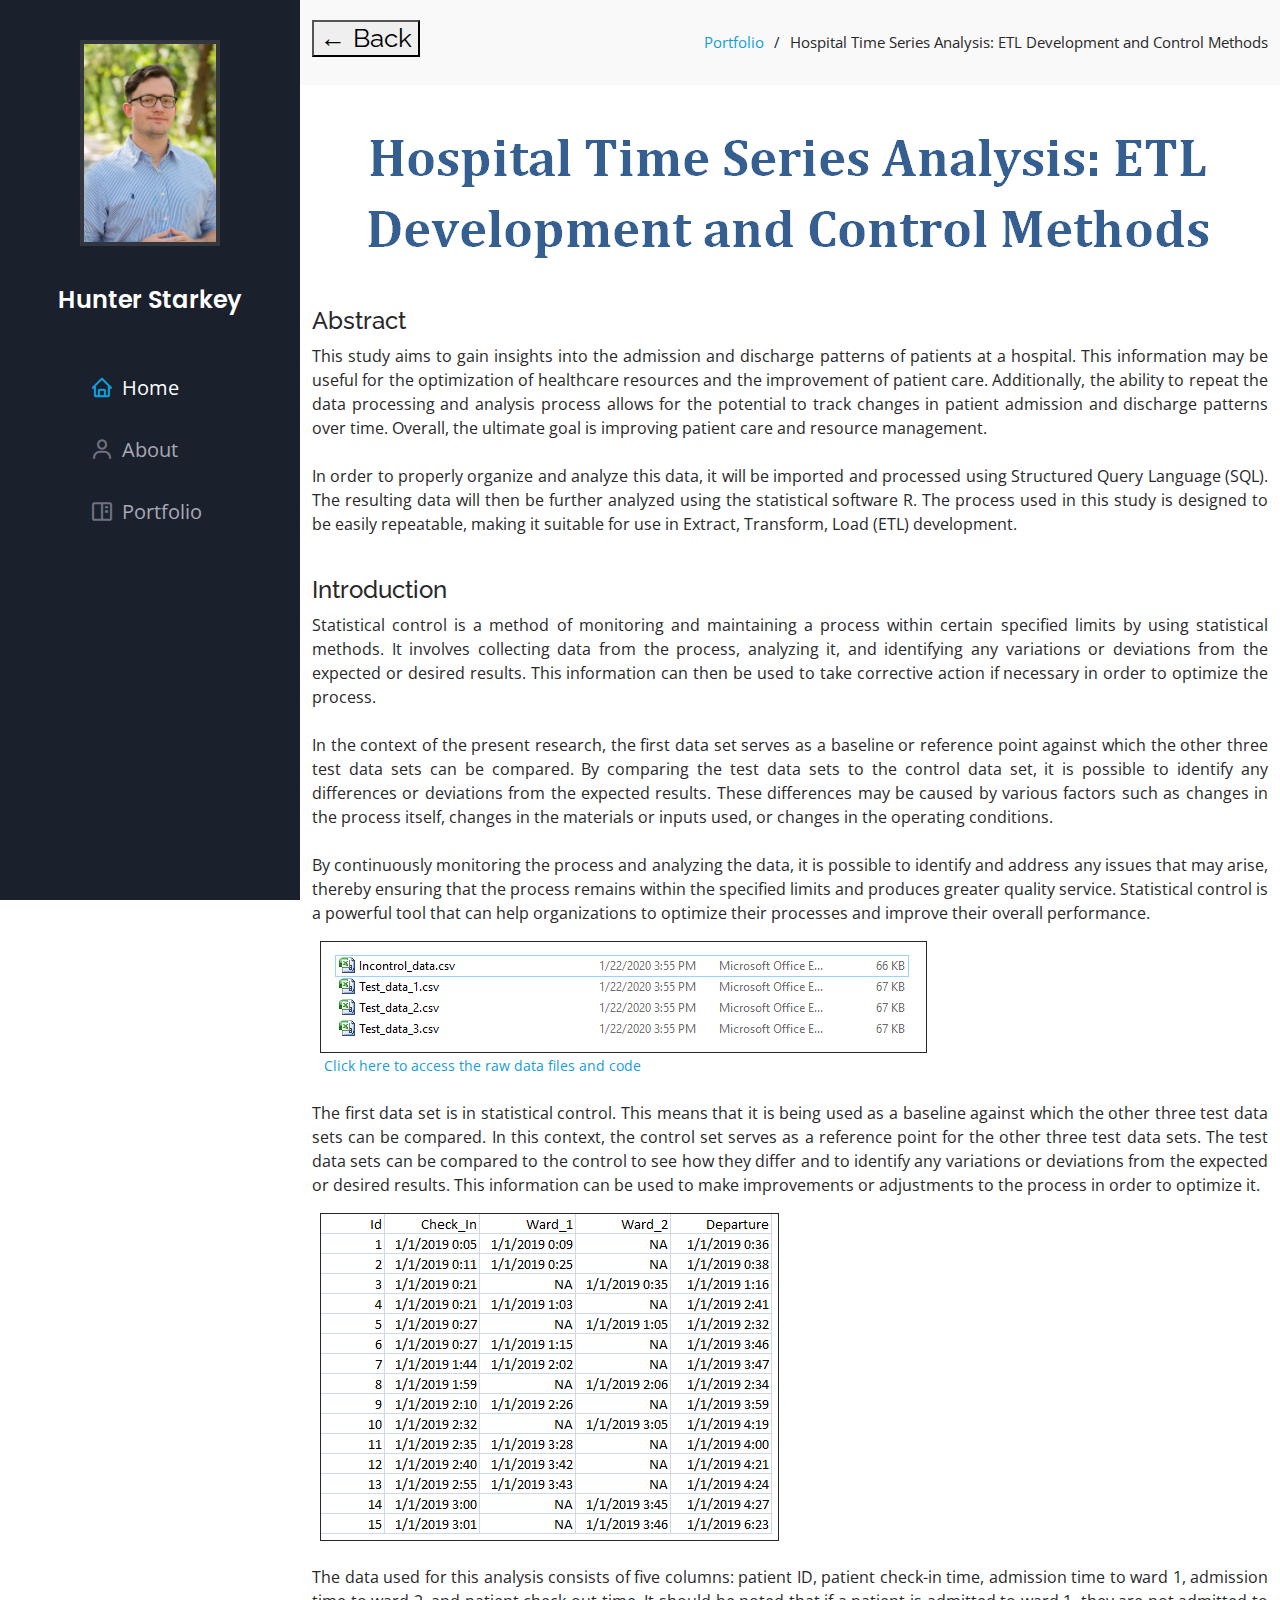
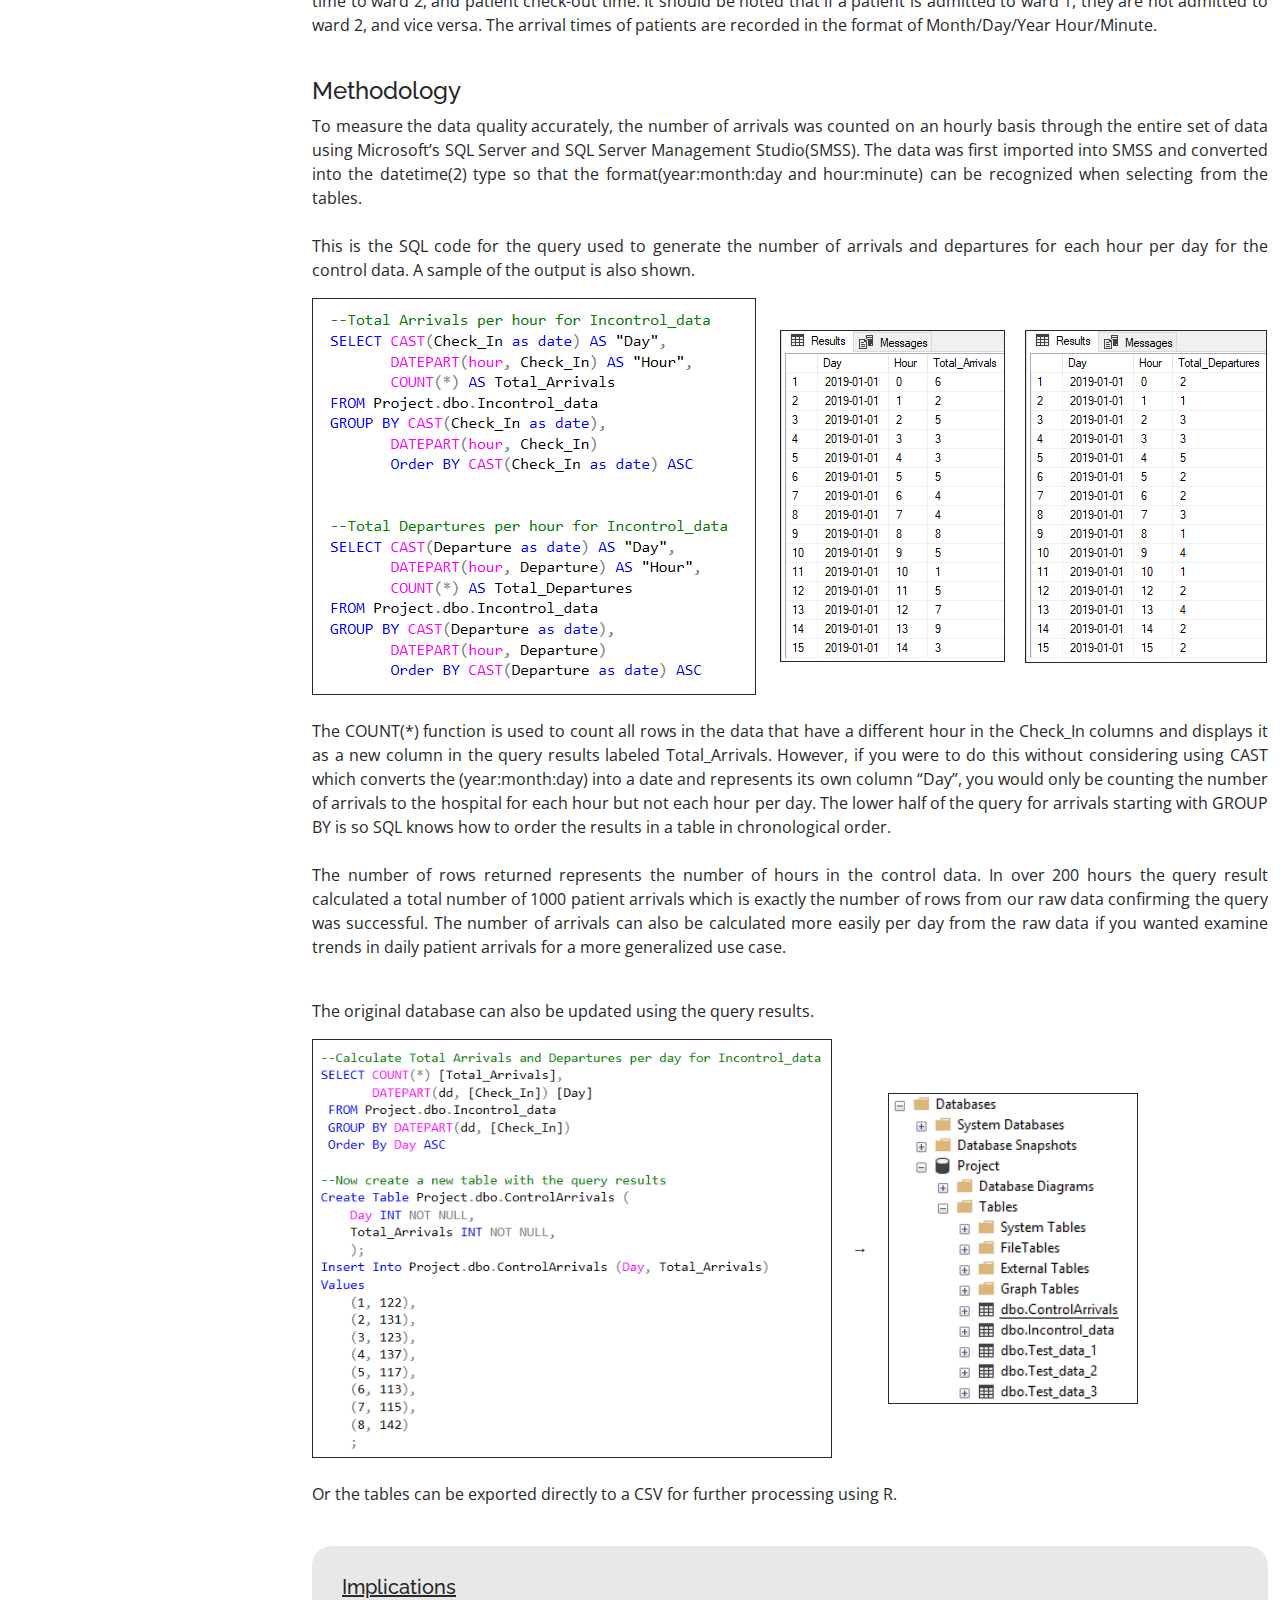
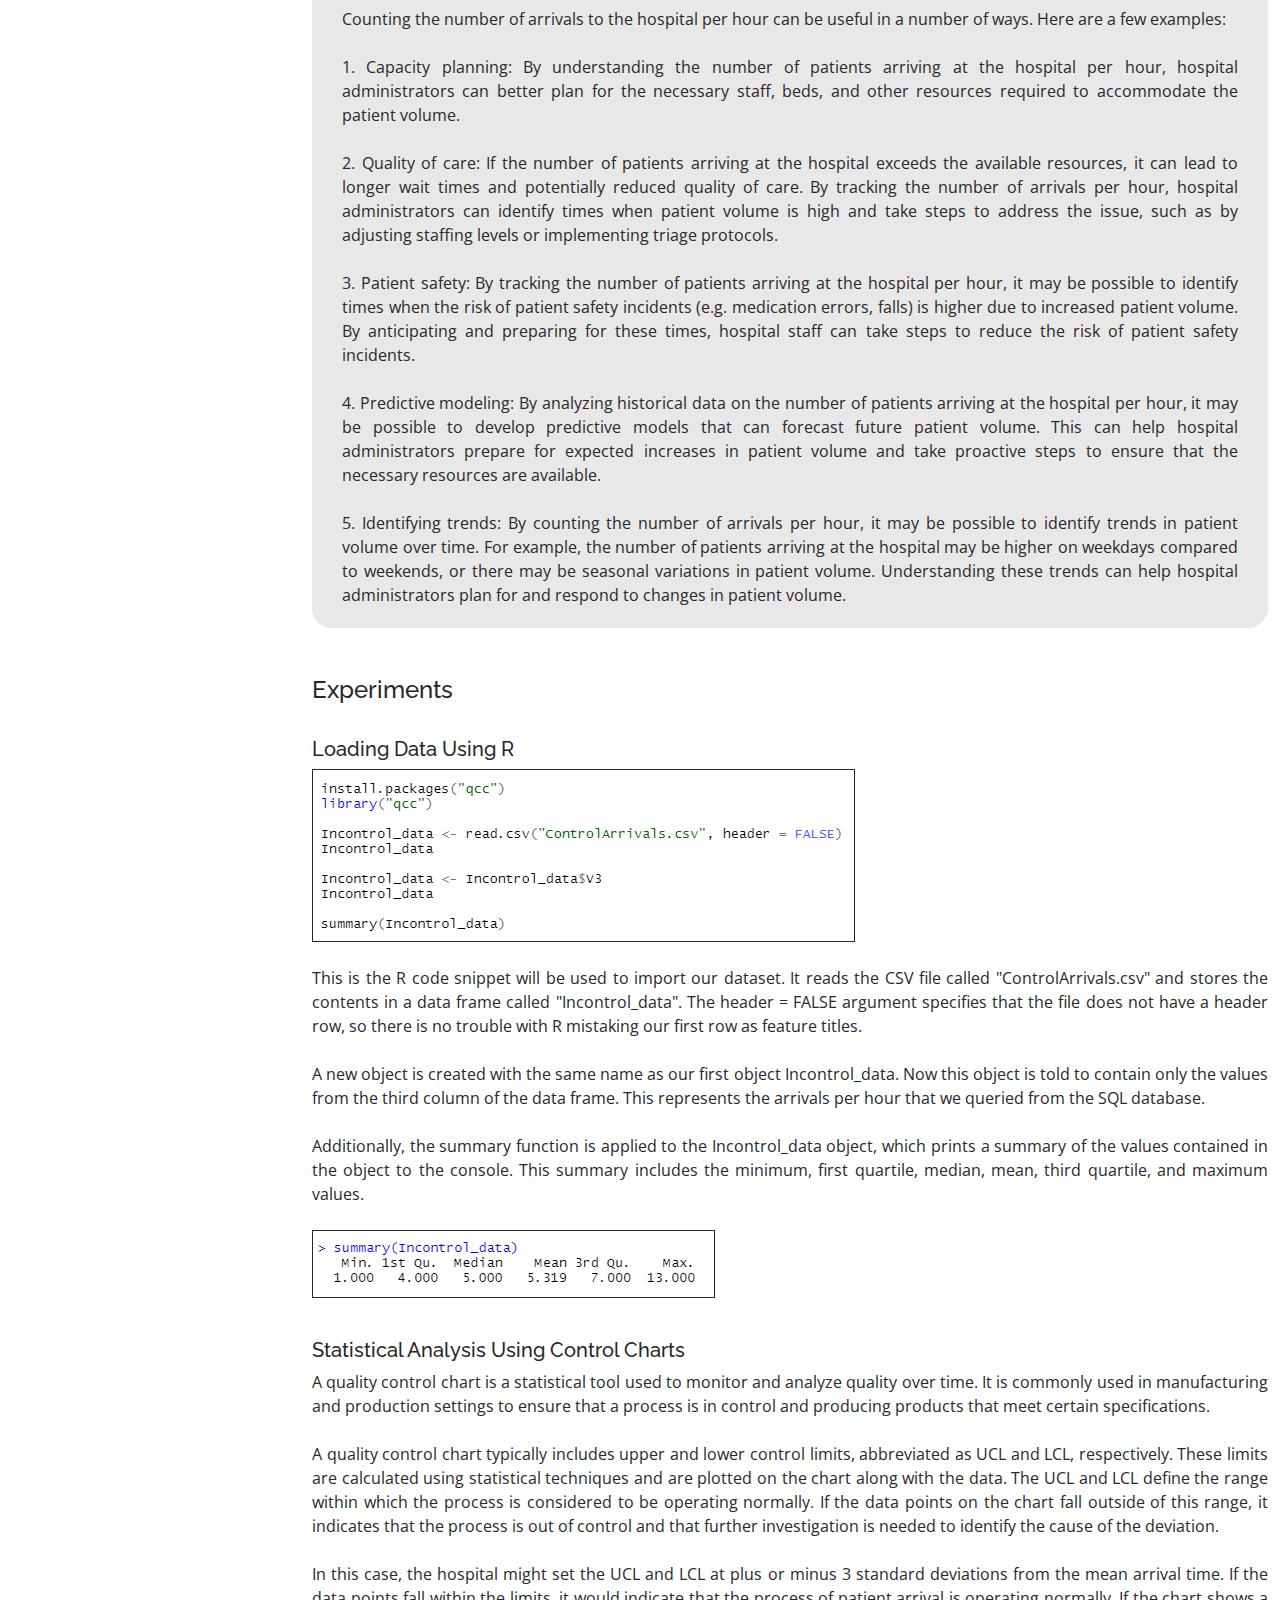
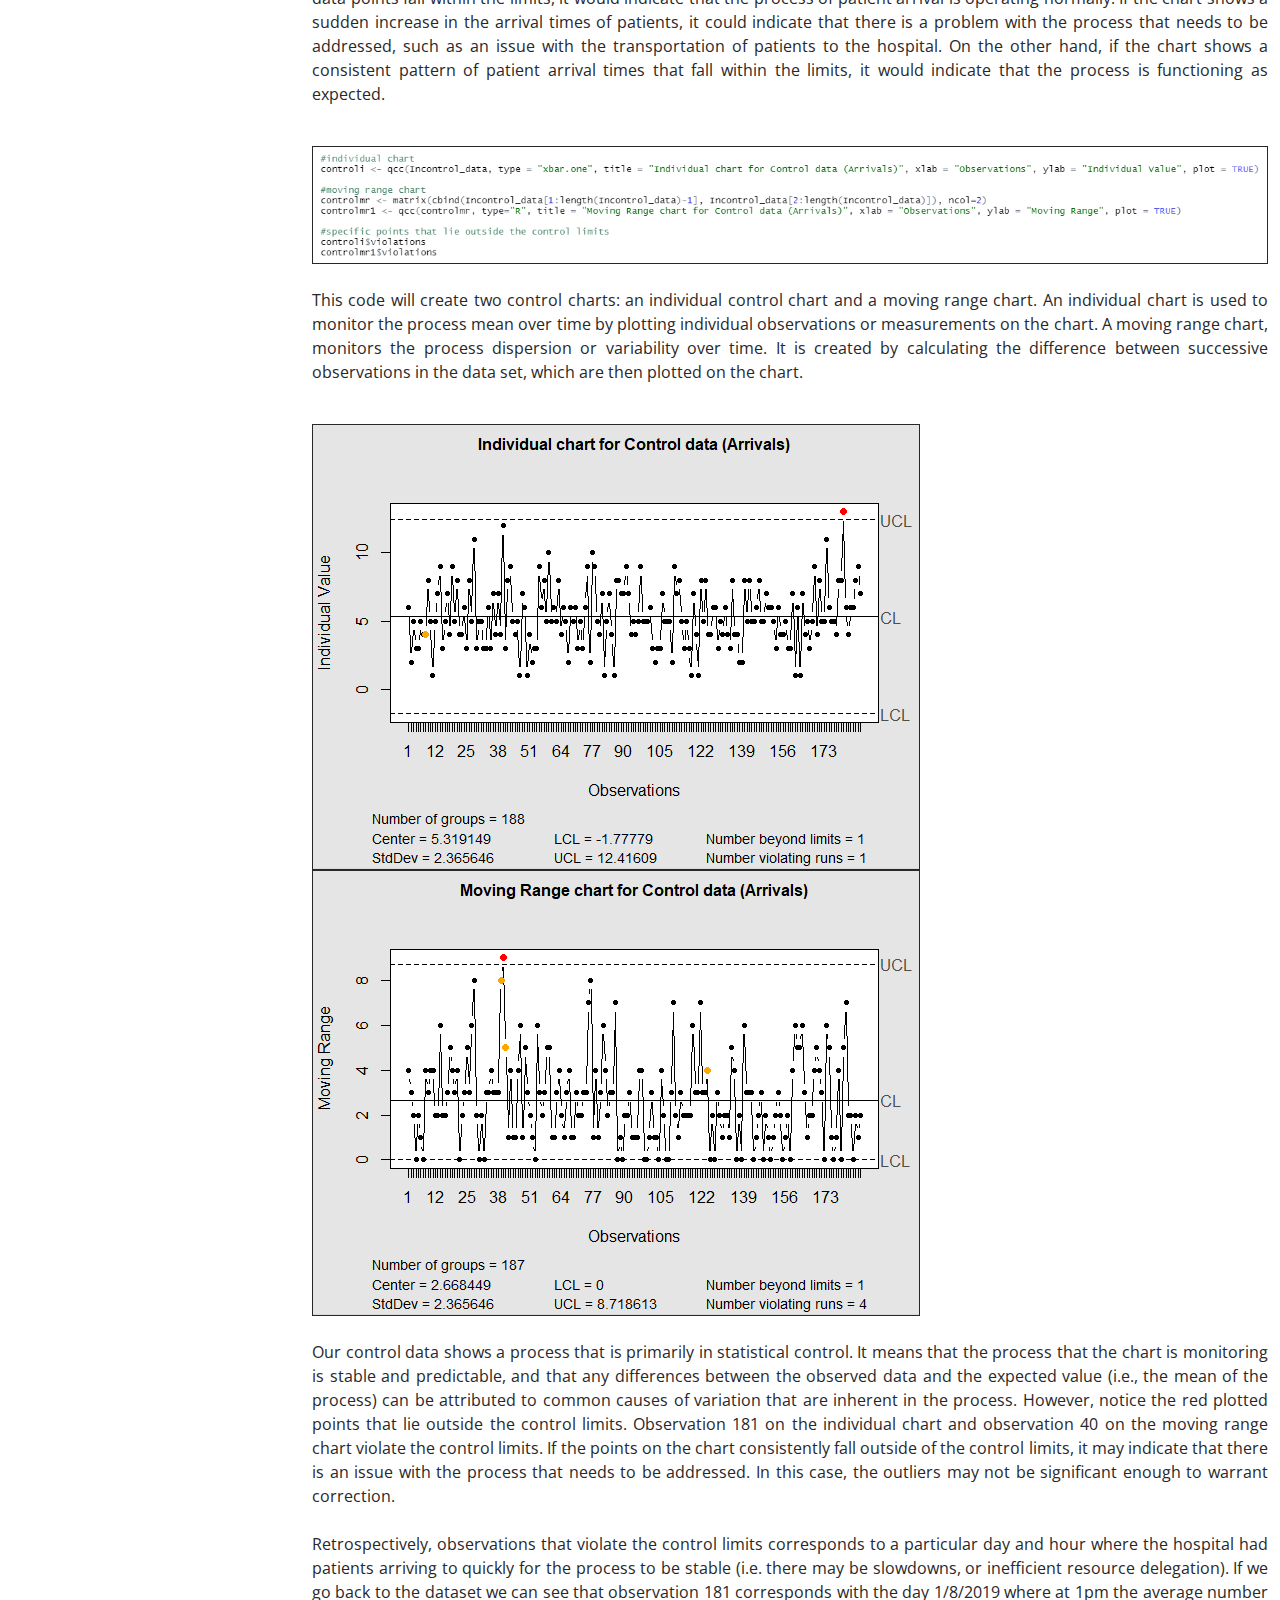
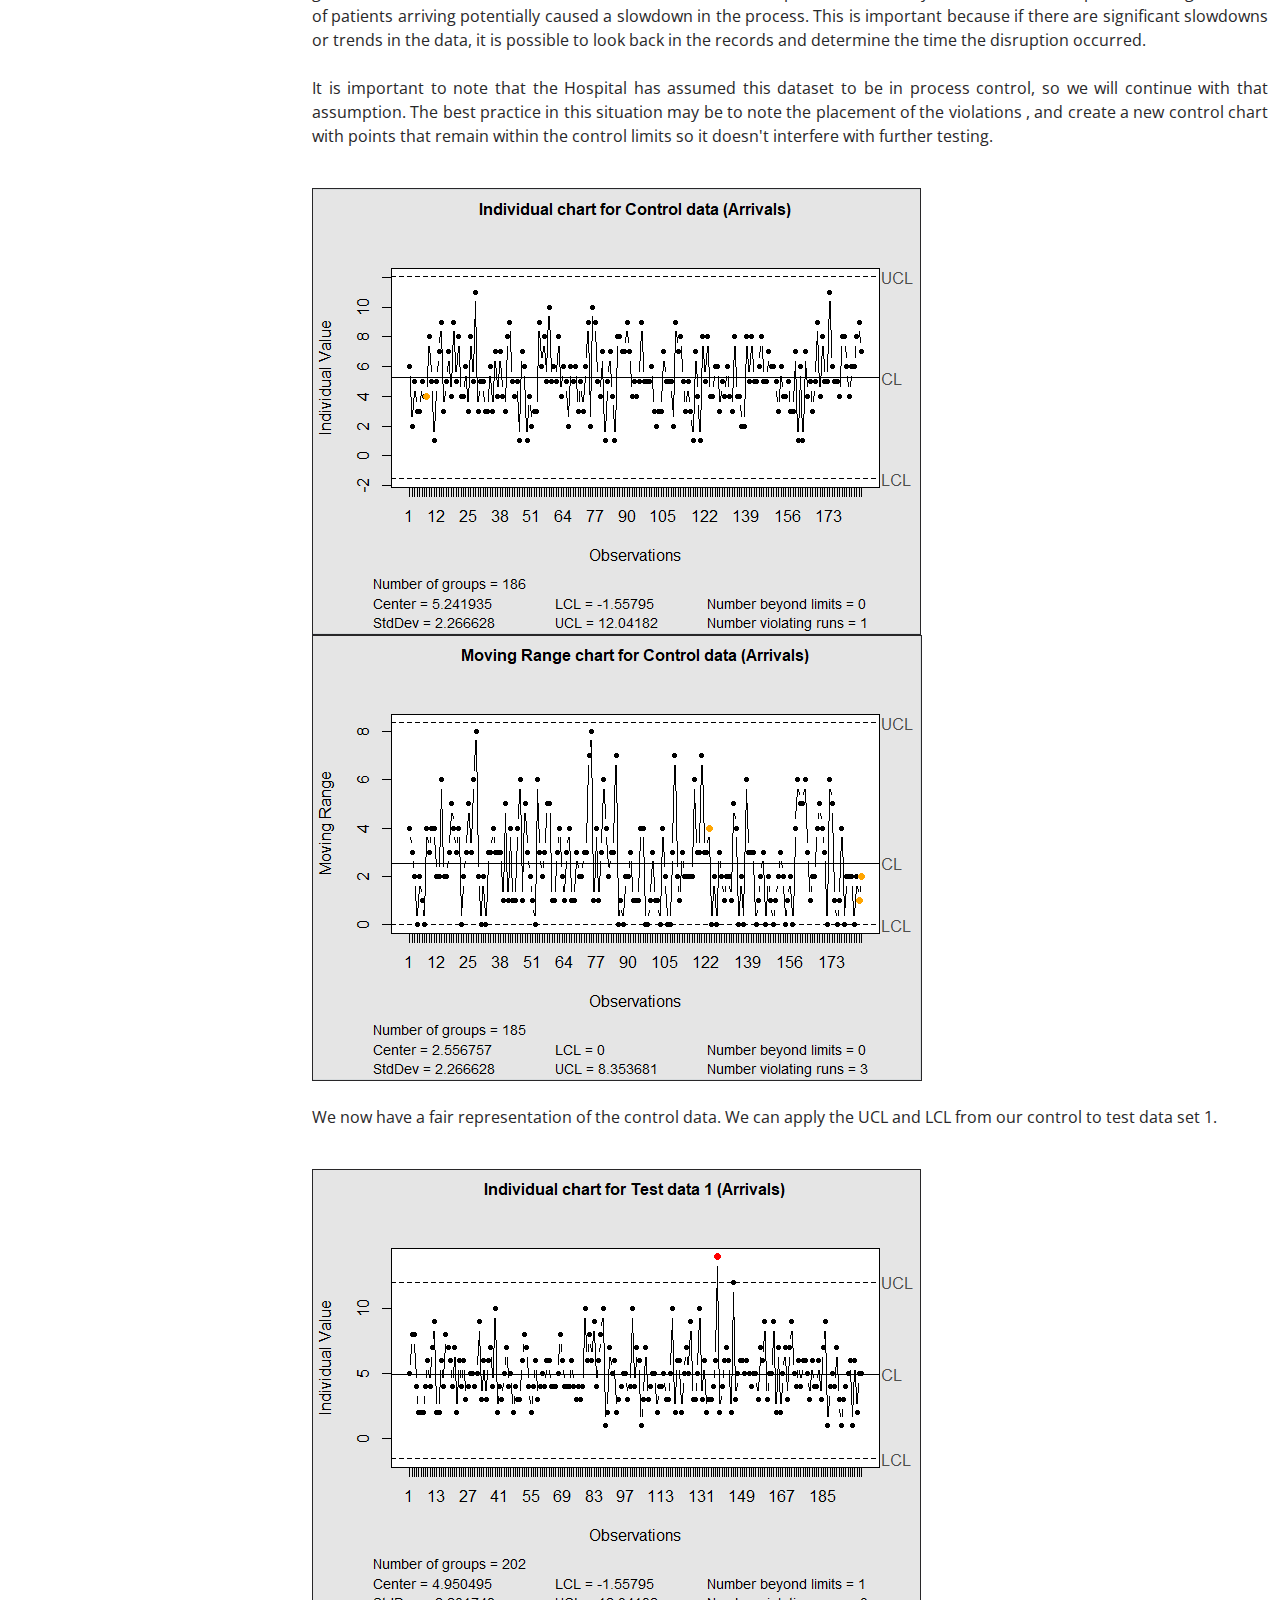
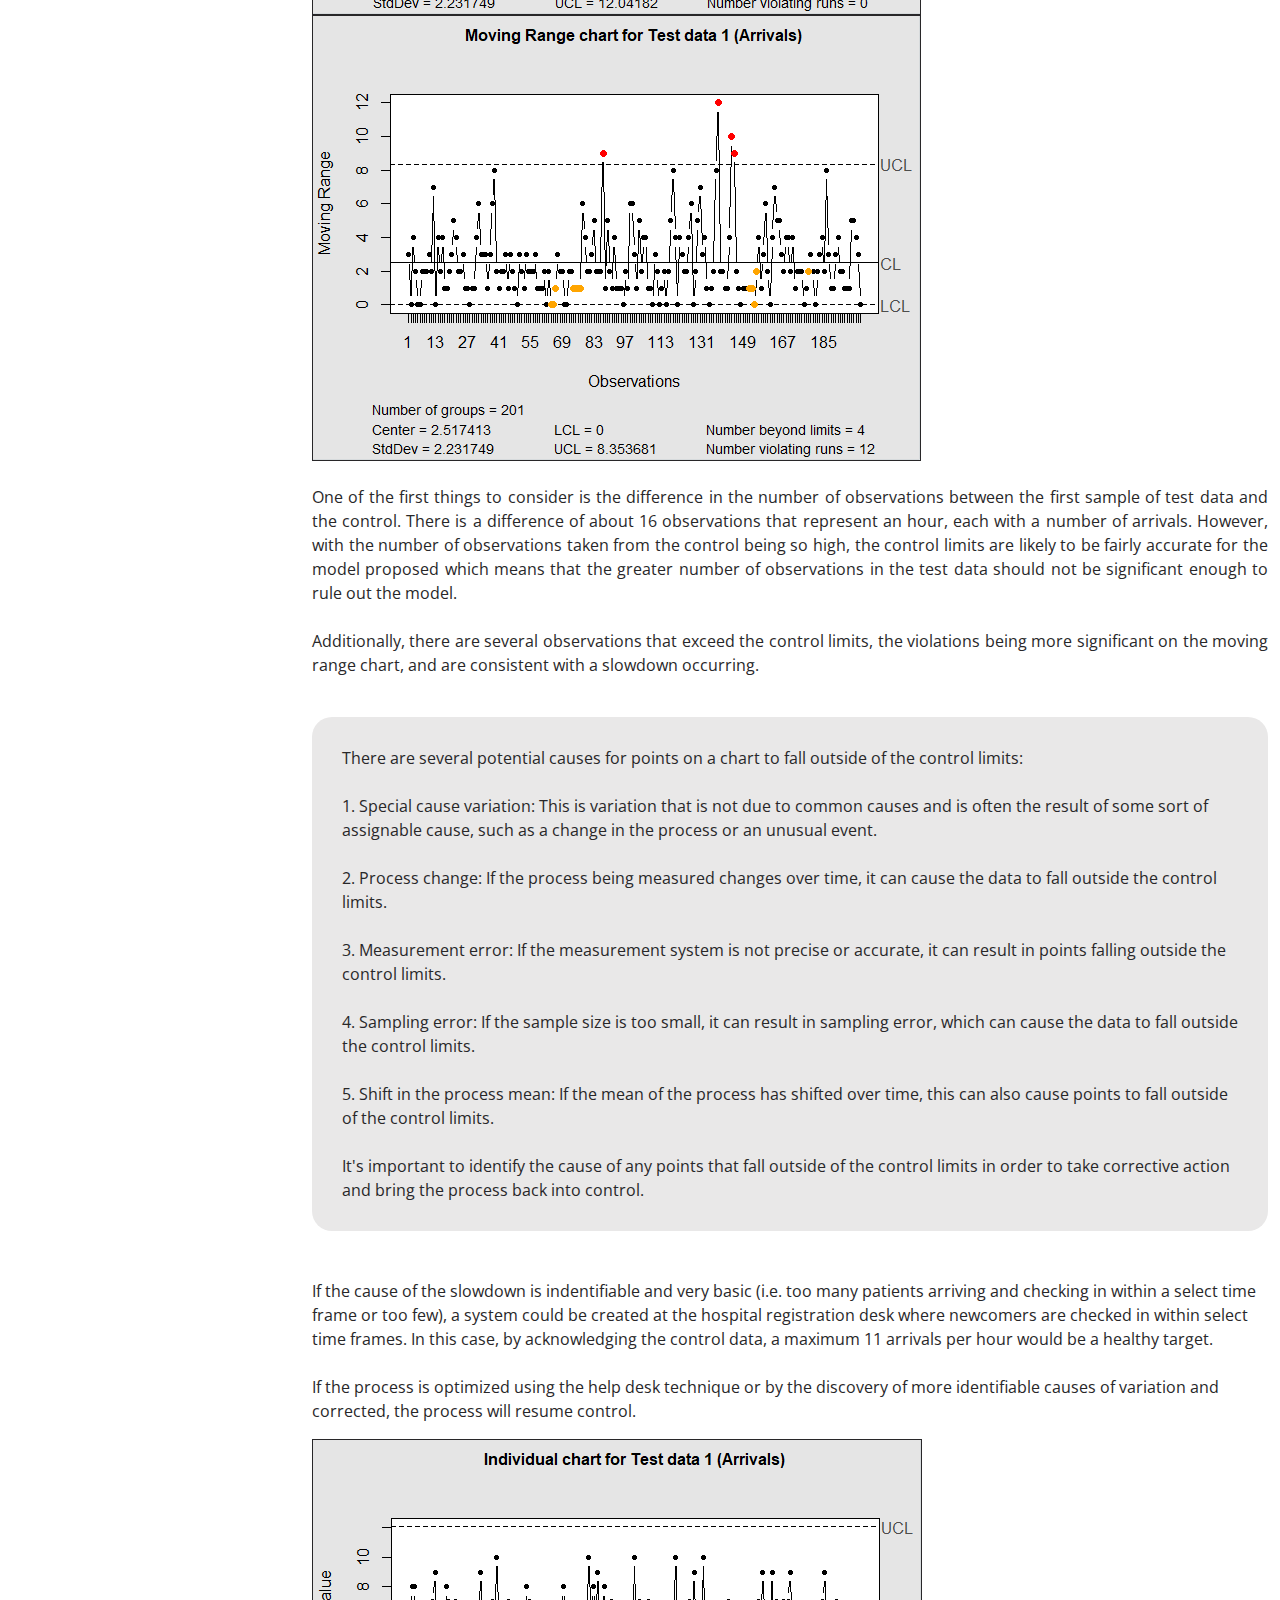
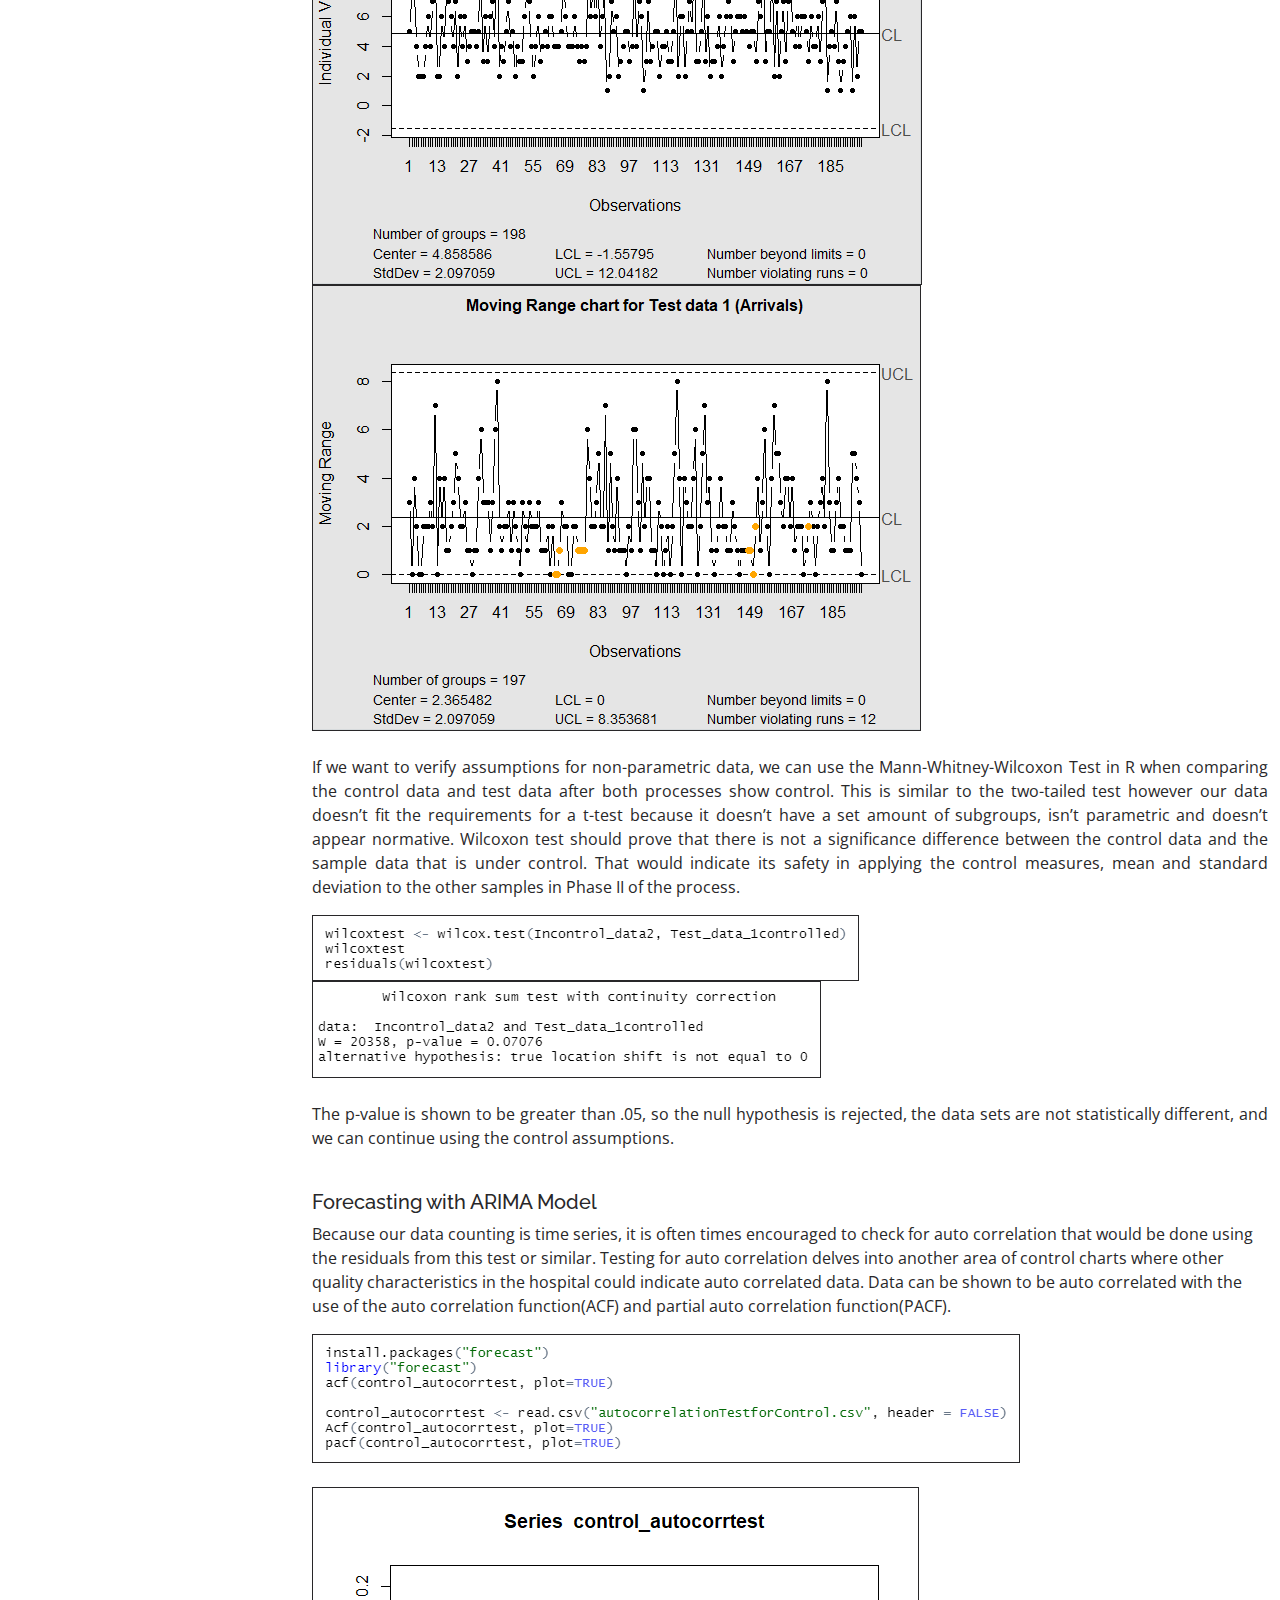
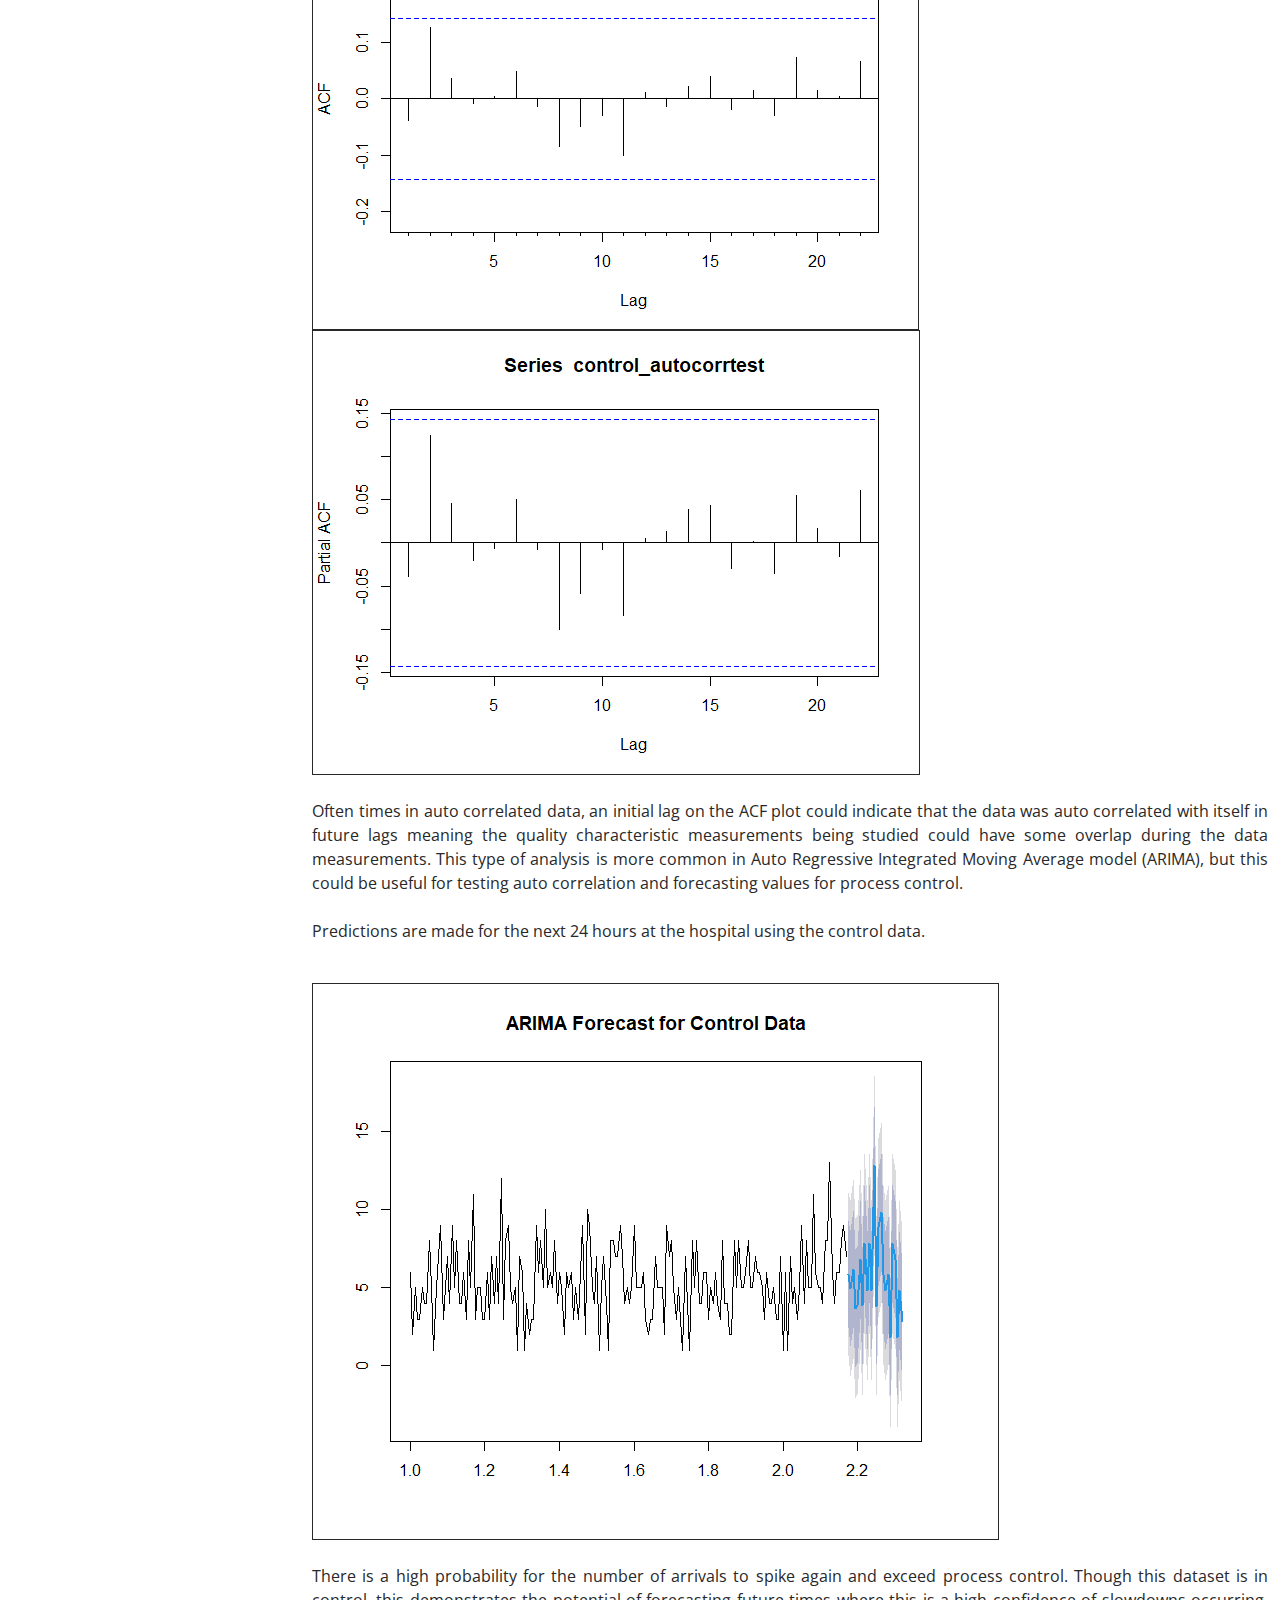
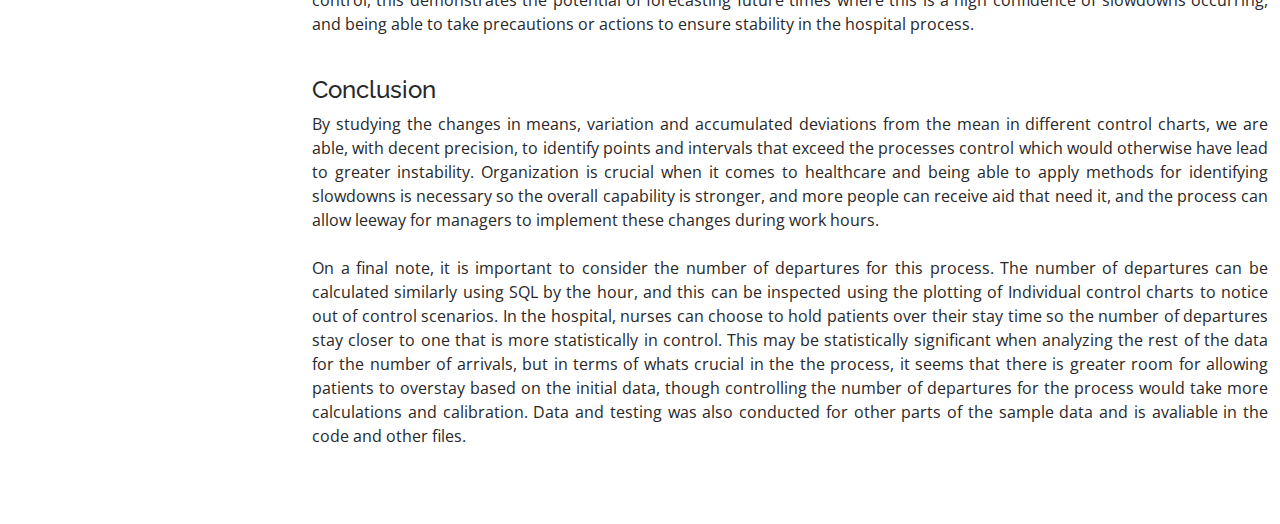
<file: hospital-time-series-analysis.html>
<!DOCTYPE html>
<html lang="en">

<head>
  <meta charset="utf-8">
  <meta content="width=device-width, initial-scale=1.0" name="viewport">

  <title>Hunter Starkey's Portfolio</title>
  <meta content="" name="description">
  <meta content="" name="keywords">

  <!-- Favicons -->
  <link href="assets/img/favicon.png" rel="icon">
  <link href="assets/img/apple-touch-icon.png" rel="apple-touch-icon">

  <!-- Google Fonts -->
  <link href="https://fonts.googleapis.com/css?family=Open+Sans:300,300i,400,400i,600,600i,700,700i|Raleway:300,300i,400,400i,500,500i,600,600i,700,700i|Poppins:300,300i,400,400i,500,500i,600,600i,700,700i" rel="stylesheet">

  <!-- Vendor CSS Files -->
  <link href="assets/vendor/aos/aos.css" rel="stylesheet">
  <link href="assets/vendor/bootstrap/css/bootstrap.min.css" rel="stylesheet">
  <link href="assets/vendor/bootstrap-icons/bootstrap-icons.css" rel="stylesheet">
  <link href="assets/vendor/boxicons/css/boxicons.min.css" rel="stylesheet">
  <link href="assets/vendor/glightbox/css/glightbox.min.css" rel="stylesheet">
  <link href="assets/vendor/swiper/swiper-bundle.min.css" rel="stylesheet">

  <!-- Template Main CSS File -->
  <link href="assets/css/style.css" rel="stylesheet">


</head>

<body>

  <!-- ======= Mobile nav toggle button ======= -->
  <i class="bi bi-list mobile-nav-toggle d-xl-none"></i>

  <!-- ======= Header ======= -->
  <header id="header">
    <div class="d-flex flex-column">

      <div class="profile">
        <img src="assets/img/profile-img.jpg" alt="" class="img-fluid">
        <h1 class="text-light"><a href="index.html">Hunter Starkey</a></h1>
        <div class="social-links mt-3 text-center">
        </div>
      </div>

      <nav id="navbar" class="nav-menu navbar">
        <ul>
          <li><a href="index.html" class="nav-link scrollto active"><i class="bx bx-home"></i> <span>Home</span></a></li>
          <li><a href="index.html" class="nav-link scrollto"><i class="bx bx-user"></i> <span>About</span></a></li>
          <li><a href="index.html" class="nav-link scrollto"><i class="bx bx-book-content"></i> <span>Portfolio</span></a></li>
        </ul>
      </nav><!-- .nav-menu -->
    </div>
  </header><!-- End Header -->

  <main id="main">

    <!-- ======= Breadcrumbs ======= -->
    <section id="breadcrumbs" class="breadcrumbs">
      <div class="container">

        <div class="d-flex justify-content-between align-items-center">
          <h2><button onclick="history.back()">← Back</button></h2>
          <ol>
            <li><a href="index.html">Portfolio</a></li>
            <li>Hospital Time Series Analysis: ETL Development and Control Methods</li>
          </ol>
        </div>

      </div>
    </section><!-- End Breadcrumbs -->

    <!-- ======= Portfolio Details Section ======= -->
    <section id="portfolio-details" class="portfolio-details">
      <div class="container">

        <center><img src="assets/img/hospital/title.png" class="img-fluid" alt=""></center>
        <br><br>
        <h4 align="justify">Abstract</h4>
        <p align="justify"> This study aims to gain insights into the admission and discharge patterns of patients at a hospital. This information may be useful for the optimization of healthcare resources and the improvement of patient care. Additionally, the ability to repeat the data processing and analysis process allows for the potential to track changes in patient admission and discharge patterns over time. Overall, the ultimate goal is improving patient care and resource management.
          <br><br>
          In order to properly organize and analyze this data, it will be imported and processed using Structured Query Language (SQL). The resulting data will then be further analyzed using the statistical software R. The process used in this study is designed to be easily repeatable, making it suitable for use in Extract, Transform, Load (ETL) development.
        </p>
        <br><h4 align="justify">Introduction</h4>
        <p align="justify">Statistical control is a method of monitoring and maintaining a process within certain specified limits by using statistical methods. It involves collecting data from the process, analyzing it, and identifying any variations or deviations from the expected or desired results. This information can then be used to take corrective action if necessary in order to optimize the process.
        <br><br>
          In the context of the present research, the first data set serves as a baseline or reference point against which the other three test data sets can be compared. By comparing the test data sets to the control data set, it is possible to identify any differences or deviations from the expected results. These differences may be caused by various factors such as changes in the process itself, changes in the materials or inputs used, or changes in the operating conditions.
        <br><br>  
          By continuously monitoring the process and analyzing the data, it is possible to identify and address any issues that may arise, thereby ensuring that the process remains within the specified limits and produces greater quality service. Statistical control is a powerful tool that can help organizations to optimize their processes and improve their overall performance.
      </p>
        
      &ensp;<img src="assets/img/hospital/data.png" class="img-fluid" alt="" border="1px">
      <br>
      &ensp; <a style="font-size:90%" ;
      href="https://github.com/hunterstarkey/Hospital-Time-Series-Analysis">Click
      here to access the raw data files and code</a>
      <br><br>
       <p align="justify">The first data set is in statistical control. This means that it is being used as a baseline against which the other three test data sets can be compared.        
        In this context, the control set serves as a reference point for the other three test data sets. The test data sets can be compared to the control to see how they differ and to identify any variations or deviations from the expected or desired results. This information can be used to make improvements or adjustments to the process in order to optimize it.
       </p>
      
       &ensp;<img src="assets/img/hospital/raw.png" class="img-fluid" alt="" border="1px">
        <br><br>
        <p align="justify">The data used for this analysis consists of five columns: patient ID, patient check-in time, admission time to ward 1, admission time to ward 2, and patient check-out time. It should be noted that if a patient is admitted to ward 1, they are not admitted to ward 2, and vice versa. The arrival times of patients are recorded in the format of Month/Day/Year Hour/Minute.
        </p>
        <br><h4 align="justify">Methodology</h4>
        <p align="justify">To measure the data quality accurately, the number of arrivals was counted on an hourly basis through the entire set of data using Microsoft’s SQL Server and SQL Server Management Studio(SMSS). The data was first imported into SMSS and converted into the datetime(2) type so that the format(year:month:day and hour:minute) can be recognized when selecting from the tables.
          <br><br>
          This is the SQL code for the query used to generate the number of arrivals and departures for each hour per day for the control data. A sample of the output is also shown.
        </p>
         
        <img src="assets/img/hospital/sql1.png" class="img-fluid" alt="" border="1px">
         &ensp;&ensp; <img src="assets/img/hospital/query1.png" class="img-fluid" alt="" border="1px">
         &ensp;&ensp;<img src="assets/img/hospital/query2.png" class="img-fluid" alt="" border="1px">
         <br><br>
         <p align="justify">The COUNT(*) function is used to count all rows in the data that have a different hour in the Check_In columns and displays it as a new column in the query results labeled Total_Arrivals. However, if you were to do this without considering using CAST which converts the (year:month:day)  into a date and represents its own column “Day”, you would only be counting the number of arrivals to the hospital for each hour but not each hour per day. The lower half of the query for arrivals starting with GROUP BY is so SQL knows how to order the results in a table in chronological order.
         <br><br>
         The number of rows returned represents the number of hours in the control data. In over 200 hours the query result calculated a total number of 1000 patient arrivals which is exactly the number of rows from our raw data confirming the query was successful. The number of arrivals can also be calculated more easily per day from the raw data if you wanted examine trends in daily patient arrivals for a more generalized use case.
        </p> 
        <br>
        <p align="justify">The original database can also be updated using the query results.</p>
        <img src="assets/img/hospital/sql2.png" class="img-fluid" width="520" height="419" alt="" border="1px">&ensp;&ensp;
        →
        &ensp;&ensp;<img src="assets/img/hospital/tables.png" class="img-fluid" width="250" height="310" alt="" border="1px">
        <br><br>
        <p align="justify"> Or the tables can be exported directly to a CSV for further processing using R.</p>
        <br>
       
        <div class="textstyle">
          <br>
        <h5><u>Implications</u></h5>
        <p align="justify">
        Counting the number of arrivals to the hospital per hour can be useful in a number of ways. Here are a few examples:
        <br><br>
        1. Capacity planning: By understanding the number of patients arriving at the hospital per hour, hospital administrators can better plan for the necessary staff, beds, and other resources required to accommodate the patient volume.
        <br><br>
        2. Quality of care: If the number of patients arriving at the hospital exceeds the available resources, it can lead to longer wait times and potentially reduced quality of care. By tracking the number of arrivals per hour, hospital administrators can identify times when patient volume is high and take steps to address the issue, such as by adjusting staffing levels or implementing triage protocols.
        <br><br>
        3. Patient safety: By tracking the number of patients arriving at the hospital per hour, it may be possible to identify times when the risk of patient safety incidents (e.g. medication errors, falls) is higher due to increased patient volume. By anticipating and preparing for these times, hospital staff can take steps to reduce the risk of patient safety incidents.
        <br><br>
        4. Predictive modeling: By analyzing historical data on the number of patients arriving at the hospital per hour, it may be possible to develop predictive models that can forecast future patient volume. This can help hospital administrators prepare for expected increases in patient volume and take proactive steps to ensure that the necessary resources are available.
        <br><br>
        5. Identifying trends: By counting the number of arrivals per hour, it may be possible to identify trends in patient volume over time. For example, the number of patients arriving at the hospital may be higher on weekdays compared to weekends, or there may be seasonal variations in patient volume. Understanding these trends can help hospital administrators plan for and respond to changes in patient volume.
        <br>
          </p>
          </div>
          <br><br>
          <h4>Experiments</h4>
          <br>
          <h5>Loading Data Using R</h5>
          
          
          <img src="assets/img/hospital/r1.png" class="img-fluid" alt="" border="1px">
          <br><br>
          <p align="justify">
            This is the R code snippet will be used to import our dataset. It reads the CSV file called "ControlArrivals.csv" and stores the contents in a data frame called "Incontrol_data". The header = FALSE argument specifies that the file does not have a header row, so there is no trouble with R mistaking our first row as feature titles.
            <br><br>
            A new object is created with the same name as our first object Incontrol_data. Now this object is told to contain only the values from the third column of the data frame. This represents the arrivals per hour that we queried from the SQL database.
            <br><br>
            Additionally, the summary function is applied to the Incontrol_data object, which prints a summary of the values contained in the object to the console. This summary includes the minimum, first quartile, median, mean, third quartile, and maximum values.
            <br><br>
            <img src="assets/img/hospital/r2.png" class="img-fluid" alt="" border="1px">
<br>
            </p>   
            <br>
            <h5>Statistical Analysis Using Control Charts</h5>

              <p align="justify">
              A quality control chart is a statistical tool used to monitor and analyze quality over time. It is commonly used in manufacturing and production settings to ensure that a process is in control and producing products that meet certain specifications.
              <br><br>
              A quality control chart typically includes upper and lower control limits, abbreviated as UCL and LCL, respectively. These limits are calculated using statistical techniques and are plotted on the chart along with the data. The UCL and LCL define the range within which the process is considered to be operating normally. If the data points on the chart fall outside of this range, it indicates that the process is out of control and that further investigation is needed to identify the cause of the deviation.
              <br><br>
              In this case, the hospital might set the UCL and LCL at plus or minus 3 standard deviations from the mean arrival time. If the data points fall within the limits, it would indicate that the process of patient arrival is operating normally. If the chart shows a sudden increase in the arrival times of patients, it could indicate that there is a problem with the process that needs to be addressed, such as an issue with the transportation of patients to the hospital. On the other hand, if the chart shows a consistent pattern of patient arrival times that fall within the limits, it would indicate that the process is functioning as expected.
              </p>
            <br>
            <img src="assets/img/hospital/r3.png" class="img-fluid" alt="" border="1px">
              <br>
              <p align="justify">
                <br>
                This code will create two control charts: an individual control chart and a moving range chart. An individual chart is used to monitor the process mean over time by plotting individual observations or measurements on the chart.
                A moving range chart, monitors the process dispersion or variability over time. It is created by calculating the difference between successive observations in the data set, which are then plotted on the chart.
                </p>
                <br>
                
                <img src="assets/img/hospital/routput1.png" class="img-fluid" alt="" border="1px">
                &ensp;&ensp;
                <img src="assets/img/hospital/routput2.png" class="img-fluid" alt="" border="1px">
                <br><br>

                  <p align="justify">Our control data shows a process that is primarily in statistical control. It means that the process that the chart is monitoring is stable and predictable, and that any differences between the observed data and the expected value (i.e., the mean of the process) can be attributed to common causes of variation that are inherent in the process. However, notice the red plotted points that lie outside the control limits. Observation 181 on the individual chart and observation 40 on the moving range chart violate the control limits. If the points on the chart consistently fall outside of the control limits, it may indicate that there is an issue with the process that needs to be addressed. In this case, the outliers may not be significant enough to warrant correction. 
                    <br><br>
                    Retrospectively, observations that violate the control limits corresponds to a particular day and hour where the hospital had patients arriving to quickly for the process to be stable (i.e. there may be slowdowns, or inefficient resource delegation). If we go back to the dataset we can see that observation 181 corresponds with the day 1/8/2019 where at 1pm the average number of patients arriving potentially caused a slowdown in the process. This is important because if there are significant slowdowns or trends in the data, it is possible to look back in the records and determine the time the disruption occurred.
                    <br><br>
                    It is important to note that the Hospital has assumed this dataset to be in process control, so we will continue with that assumption. The best practice in this situation may be to note the placement of the violations , and create a new control chart with points that remain within the control limits so it doesn't interfere with further testing.  
                </p>
                <br>
                <img src="assets/img/hospital/routput4.png" class="img-fluid" alt="" border="1px">
                &ensp;&ensp;
                <img src="assets/img/hospital/routput5.png" class="img-fluid" alt="" border="1px">
                <br><br>
                <p align="justify">We now have a fair representation of the control data. We can apply the UCL and LCL from our control to test data set 1.
                  <br>
                  <br>
                </p>
                  <img src="assets/img/hospital/routput6.png" class="img-fluid" alt="" border="1px">
                &ensp;&ensp;
                <img src="assets/img/hospital/routput7.png" class="img-fluid" alt="" border="1px">
                <br>
                <p align="justify">
                  <br>
                  One of the first things to consider is the difference in the number of observations between the first sample of test data and the control. There is a difference of  about 16 observations that represent an hour, each with a number of arrivals. However, with the number of observations taken from the control being so high, the control limits are likely to be fairly accurate for the model proposed which means that the greater number of observations in the test data should not be significant enough to rule out the model.
                  <br><br>
                  Additionally, there are several observations that exceed the control limits, the violations being more significant on the moving range chart, and are consistent with a slowdown occurring. 
                  <br><br>
                  <div class="textstyle">
                    <br>
                  There are several potential causes for points on a chart to fall outside of the control limits:
                  <br><br>
                  1.	Special cause variation: This is variation that is not due to common causes and is often the result of some sort of assignable cause, such as a change in the process or an unusual event.
                  <br><br>
                  2.	Process change: If the process being measured changes over time, it can cause the data to fall outside the control limits.
                  <br><br>
                  3.	Measurement error: If the measurement system is not precise or accurate, it can result in points falling outside the control limits.
                  <br><br>
                  4.	Sampling error: If the sample size is too small, it can result in sampling error, which can cause the data to fall outside the control limits.
                  <br><br>
                  5.	Shift in the process mean: If the mean of the process has shifted over time, this can also cause points to fall outside of the control limits.
                  <br><br>
                  It's important to identify the cause of any points that fall outside of the control limits in order to take corrective action and bring the process back into control.
                  <br>
                  <br>
                </div>
                <br><br>
                
                If the cause of the slowdown is indentifiable and very basic (i.e. too many patients arriving and checking in within a select time frame or too few), a system could be created at the hospital registration desk where newcomers are checked in within select time frames. In this case, by acknowledging the control data, a maximum 11 arrivals per hour would be a healthy target.
                <br><br>
                If the process is optimized using the help desk technique or by the discovery of more identifiable causes of variation and corrected, the process will resume control.
              </p>
              <img src="assets/img/hospital/routput8.png" class="img-fluid" alt="" border="1px">
              &ensp;&ensp;
              <img src="assets/img/hospital/routput9.png" class="img-fluid" alt="" border="1px">
              <br><br>
              <p align="justify">
                If we want to verify assumptions for non-parametric data, we can use the Mann-Whitney-Wilcoxon Test in R when comparing the control data and test data after both processes show control. This is similar to the two-tailed test however our data doesn’t fit the requirements for a t-test because it doesn’t have a set amount of subgroups, isn’t parametric and doesn’t appear normative. Wilcoxon test should prove that there is not a significance difference between the control data and the sample data that is under control. That would indicate its safety in applying the control measures, mean and standard deviation to the other samples in Phase II of the process.
                </p>
                <img src="assets/img/hospital/r4.png" class="img-fluid" alt="" border="1px">
                &ensp;&ensp;
                <img src="assets/img/hospital/routput10.png" class="img-fluid" alt="" border="1px">
                <br><br>
                <p align="justify">
                The p-value is shown to be greater than .05, so the null hypothesis is rejected, the data sets are not statistically different, and we can continue using the control assumptions.
                  <br><br>
                  <h5>Forecasting with ARIMA Model</h5>
                Because our data counting is time series, it is often times encouraged to check for auto correlation that would be done using the residuals from this test or similar. Testing for auto correlation delves into another area of control charts where other quality characteristics in the hospital could indicate auto correlated data. Data can be shown to be auto correlated with the use of the auto correlation function(ACF) and partial auto correlation function(PACF).
              
                </p>
              <img src="assets/img/hospital/r5.png" class="img-fluid" alt="" border="1px">
              <br><br>
              <img src="assets/img/hospital/routput11.png" class="img-fluid" alt="" border="1px">
              &ensp;&ensp;
              <img src="assets/img/hospital/routput12.png" class="img-fluid" alt="" border="1px">
              <p align="justify">
                <br>
              Often times in auto correlated data, an initial lag on the ACF plot could indicate that the data was auto correlated with itself in future lags meaning  the quality characteristic measurements being studied could have some overlap during the data measurements. This type of analysis is more common in Auto Regressive Integrated Moving Average model (ARIMA), but this could be useful for testing auto correlation and forecasting values for process control.
               <br><br>
               Predictions are made for the next 24 hours at the hospital using the control data. 
               </p>
               <br>
               <img src="assets/img/hospital/routput13.png" class="img-fluid" alt="" border="1px">
               <br><br>
               <p align="justify">
               There is a high probability for the number of arrivals to spike again and exceed process control. Though this dataset is in control, this demonstrates the potential of forecasting future times where this is a high confidence of slowdowns occurring, and being able to take precautions or actions to ensure stability in the hospital process.
            </p>
            <br>
            <h4>Conclusion</h4>
            <p align="justify">
            By studying the changes in means, variation and accumulated deviations from the mean in different control charts, we are able, with decent precision, to identify points and intervals that exceed the processes control which would otherwise have lead to greater instability. Organization is crucial when it comes to healthcare and being able to apply methods for identifying slowdowns is necessary so the overall capability is stronger, and more people can receive aid that need it, and the process can allow leeway for managers to implement these changes during work hours.
            <br><br>
            On a final note, it is important to consider the number of departures for this process. The number of departures can be calculated similarly using SQL by the hour, and this can be inspected using the plotting of Individual control charts to notice out of control scenarios. In the hospital, nurses can choose to hold patients over their stay time so the number of departures stay closer to one that is more statistically in control. This may be statistically significant when analyzing the rest of the data for the number of arrivals, but in terms of whats crucial in the the process, it seems that there is greater room for allowing patients to overstay based on the initial data, though controlling the number of departures for the process would take more calculations and calibration. Data and testing was also conducted for other parts of the sample data and is avaliable in the code and other files.
              </p>

      </section><!-- End Portfolio Details Section -->

  </main><!-- End #main -->

  <!-- ======= Footer ======= -->
  <footer id="footer">
    <div class="container">

      </div>
 
      </div>
    </div>
  </footer><!-- End  Footer -->

  <a href="#" class="back-to-top d-flex align-items-center justify-content-center"><i class="bi bi-arrow-up-short"></i></a>

  <!-- Vendor JS Files -->
  <script src="assets/vendor/purecounter/purecounter_vanilla.js"></script>
  <script src="assets/vendor/aos/aos.js"></script>
  <script src="assets/vendor/bootstrap/js/bootstrap.bundle.min.js"></script>
  <script src="assets/vendor/glightbox/js/glightbox.min.js"></script>
  <script src="assets/vendor/isotope-layout/isotope.pkgd.min.js"></script>
  <script src="assets/vendor/swiper/swiper-bundle.min.js"></script>
  <script src="assets/vendor/typed.js/typed.min.js"></script>
  <script src="assets/vendor/waypoints/noframework.waypoints.js"></script>
  <script src="assets/vendor/php-email-form/validate.js"></script>

  <!-- Template Main JS File -->
  <script src="assets/js/main.js"></script>

</body>

</html>
</file>
<file: assets/css/style.css>
/*--------------------------------------------------------------
# General
--------------------------------------------------------------*/
body {
  font-family: "Open Sans", sans-serif;
  color: #282729;
}

a {
  color: #149ddd;
  text-decoration: none;
}

a:hover {
  color: #37b3ed;
  text-decoration: none;
}

h1,
h2,
h3,
h4,
h5,
h6 {
  font-family: "Raleway", sans-serif;
}

/*--------------------------------------------------------------
# Back to top button
--------------------------------------------------------------*/
.back-to-top {
  position: fixed;
  visibility: hidden;
  opacity: 0;
  right: 15px;
  bottom: 15px;
  z-index: 996;
  background: #149ddd;
  width: 40px;
  height: 40px;
  border-radius: 50px;
  transition: all 0.4s;
}

.back-to-top i {
  font-size: 28px;
  color: #fff;
  line-height: 0;
}

.back-to-top:hover {
  background: #2eafec;
  color: #fff;
}

.back-to-top.active {
  visibility: visible;
  opacity: 1;
}

/*--------------------------------------------------------------
# Header
--------------------------------------------------------------*/
#header {
  position: fixed;
  top: 0;
  left: 0;
  bottom: 0;
  width: 300px;
  transition: all ease-in-out 0.5s;
  z-index: 9997;
  transition: all 0.5s;
  padding: 0 15px;
  background: #1a202c;
  overflow-y: auto;
}

#header .profile img {
  margin: 40px auto;
  display: block;
  width: 140px;
  border: 4px solid #34363d;
}

#header .profile h1 {
  font-size: 24px;
  margin: 0;
  padding: 0;
  font-weight: 600;
  -moz-text-align-last: center;
  text-align-last: center;
  font-family: "Poppins", sans-serif;
}

#header .profile h1 a,
#header .profile h1 a:hover {
  color: #fff;
  text-decoration: none;
}

#header .profile .social-links a {
  font-size: 18px;
  display: inline-block;
  background: #212431;
  color: #fff;
  line-height: 1;
  padding: 8px 0;
  margin-right: 4px;
  border-radius: 50%;
  text-align: center;
  width: 36px;
  height: 36px;
  transition: 0.3s;
}

#header .profile .social-links a:hover {
  background: #149ddd;
  color: #fff;
  text-decoration: none;
}

#main {
  margin-left: 300px;
}

@media (max-width: 1199px) {
  #header {
    left: -300px;
  }

  #main {
    margin-left: 0;
  }
}

/*--------------------------------------------------------------
# Navigation Menu
--------------------------------------------------------------*/
/* Desktop Navigation */
.nav-menu {
  padding: 30px 0 0 0;
}

.nav-menu * {
  margin: 0;
  padding: 0;
  list-style: none;
}

.nav-menu>ul>li {
  position: relative;
  white-space: nowrap;
}

.nav-menu a,
.nav-menu a:focus {
  display: flex;
  align-items: center;
  color: #a8a9b4;
  padding: 12px 75px;
  margin-bottom: 8px;
  transition: 0.3s;
  font-size: 20px;
}

.nav-menu a i,
.nav-menu a:focus i {
  font-size: 24px;
  padding-right: 8px;
  color: #6f7180;
}

.nav-menu a:hover,
.nav-menu .active,
.nav-menu .active:focus,
.nav-menu li:hover>a {
  text-decoration: none;
  color: #fff;
}

.nav-menu a:hover i,
.nav-menu .active i,
.nav-menu .active:focus i,
.nav-menu li:hover>a i {
  color: #149ddd;
}

/* Mobile Navigation */
.mobile-nav-toggle {
  position: fixed;
  right: 15px;
  top: 15px;
  z-index: 9998;
  border: 0;
  font-size: 24px;
  transition: all 0.4s;
  outline: none !important;
  background-color: #149ddd;
  color: #fff;
  width: 40px;
  height: 40px;
  display: inline-flex;
  align-items: center;
  justify-content: center;
  line-height: 0;
  border-radius: 50px;
  cursor: pointer;
}

.mobile-nav-active {
  overflow: hidden;
}

.mobile-nav-active #header {
  left: 0;
}

/*--------------------------------------------------------------
# Hero Section
--------------------------------------------------------------*/
#hero {
  width: 100%;
  height: 100vh;
  background: url("../img/hero-bg.jpg") top center;
  background-size: cover;
}

#hero:before {
  content: "";
  background: rgba(5, 13, 24, 0.3);
  position: absolute;
  bottom: 0;
  top: 0;
  left: 0;
  right: 0;
  z-index: 1;
}

#hero .hero-container {
  position: relative;
  z-index: 2;
  min-width: 300px;
}

#hero h1 {
  margin: 0 0 10px 0;
  font-size: 64px;
  font-weight: 700;
  line-height: 56px;
  color: #fff;
}

#hero p {
  color: #fff;
  margin-bottom: 50px;
  font-size: 26px;
  font-family: "Poppins", sans-serif;
}

#hero p span {
  color: #fff;
  padding-bottom: 4px;
  letter-spacing: 1px;
  border-bottom: 3px solid #149ddd;
}

@media (min-width: 1024px) {
  #hero {
    background-attachment: fixed;
  }
}

@media (max-width: 768px) {
  #hero h1 {
    font-size: 28px;
    line-height: 36px;
  }

  #hero h2 {
    font-size: 18px;
    line-height: 24px;
    margin-bottom: 30px;
  }
}

/*--------------------------------------------------------------
# Sections General
--------------------------------------------------------------*/
section {
  padding: 60px 0;
  overflow: hidden;
}

.section-bg {
  background: #f5f8fd;
}

.section-title {
  padding-bottom: 30px;
}

.section-title h2 {
  font-size: 32px;
  font-weight: bold;
  margin-bottom: 20px;
  padding-bottom: 20px;
  position: relative;
  color: #173b6c;
}

.section-title h2::after {
  content: "";
  position: absolute;
  display: block;
  width: 50px;
  height: 3px;
  background: #149ddd;
  bottom: 0;
  left: 0;
}

.section-title p {
  margin-bottom: 0;
}

/*--------------------------------------------------------------
# About
--------------------------------------------------------------*/
.about .content h3 {
  font-weight: 700;
  font-size: 26px;
  color: #173b6c;
}

.about .content ul {
  margin-left: 20px;
  list-style: none;
  padding: 0;
}

.about .content ul li {
  margin-bottom: 20px;
  display: flex;
  align-items: center;
}

.about .content ul strong {
  margin-right: 10px;
}

.about .content ul i {
  font-size: 16px;
  margin-right: 5px;
  color: #149ddd;
  line-height: 0;
}

.about .content p:last-child {
  margin-bottom: 0;
}

/*--------------------------------------------------------------
# Facts
--------------------------------------------------------------*/
.facts {
  padding-bottom: 30px;
}

.facts .count-box {
  padding: 30px;
  width: 100%;
}

.facts .count-box i {
  display: block;
  font-size: 44px;
  color: #149ddd;
  float: left;
  line-height: 0;
}

.facts .count-box span {
  font-size: 48px;
  line-height: 40px;
  display: block;
  font-weight: 700;
  color: #050d18;
  margin-left: 60px;
}

.facts .count-box p {
  padding: 15px 0 0 0;
  margin: 0 0 0 60px;
  font-family: "Raleway", sans-serif;
  font-size: 14px;
  color: #122f57;
}

.facts .count-box a {
  font-weight: 600;
  display: block;
  margin-top: 20px;
  color: #122f57;
  font-size: 15px;
  font-family: "Poppins", sans-serif;
  transition: ease-in-out 0.3s;
}

.facts .count-box a:hover {
  color: #1f5297;
}

/*--------------------------------------------------------------
# Akills
--------------------------------------------------------------*/
.skills .progress {
  height: 60px;
  display: block;
  background: none;
  border-radius: 0;
}

.skills .progress .skill {
  padding: 0;
  margin: 0 0 6px 0;
  text-transform: uppercase;
  display: block;
  font-weight: 600;
  font-family: "Poppins", sans-serif;
  color: #050d18;
}

.skills .progress .skill .val {
  float: right;
  font-style: normal;
}

.skills .progress-bar-wrap {
  background: #dce8f8;
  height: 10px;
}

.skills .progress-bar {
  width: 1px;
  height: 10px;
  transition: 0.9s;
  background-color: #149ddd;
}

/*--------------------------------------------------------------
# Resume
--------------------------------------------------------------*/
.resume .resume-title {
  font-size: 26px;
  font-weight: 700;
  margin-top: 20px;
  margin-bottom: 20px;
  color: #050d18;
}

.resume .resume-item {
  padding: 0 0 20px 20px;
  margin-top: -2px;
  border-left: 2px solid #1f5297;
  position: relative;
}

.resume .resume-item h4 {
  line-height: 18px;
  font-size: 18px;
  font-weight: 600;
  text-transform: uppercase;
  font-family: "Poppins", sans-serif;
  color: #050d18;
  margin-bottom: 10px;
}

.resume .resume-item h5 {
  font-size: 16px;
  background: #e4edf9;
  padding: 5px 15px;
  display: inline-block;
  font-weight: 600;
  margin-bottom: 10px;
}

.resume .resume-item ul {
  padding-left: 20px;
}

.resume .resume-item ul li {
  padding-bottom: 10px;
}

.resume .resume-item:last-child {
  padding-bottom: 0;
}

.resume .resume-item::before {
  content: "";
  position: absolute;
  width: 16px;
  height: 16px;
  border-radius: 50px;
  left: -9px;
  top: 0;
  background: #fff;
  border: 2px solid #1f5297;
}

/*--------------------------------------------------------------
# Portfolio
--------------------------------------------------------------*/
.portfolio .portfolio-item {
  margin-bottom: 30px;
}

.portfolio #portfolio-flters {
  padding: 0;
  margin: 0 auto 35px auto;
  list-style: none;
  text-align: center;
  background: #fff;
  border-radius: 50px;
  padding: 2px 15px;
}

.portfolio #portfolio-flters li {
  cursor: pointer;
  display: inline-block;
  padding: 10px 15px 8px 15px;
  font-size: 14px;
  font-weight: 600;
  line-height: 1;
  text-transform: uppercase;
  color: #272829;
  margin-bottom: 5px;
  transition: all 0.3s ease-in-out;
}

.portfolio #portfolio-flters li:hover,
.portfolio #portfolio-flters li.filter-active {
  color: #149ddd;
}

.portfolio #portfolio-flters li:last-child {
  margin-right: 0;
}

.portfolio .portfolio-wrap {
  transition: 0.3s;
  position: relative;
  overflow: hidden;
  z-index: 1;
}

.portfolio .portfolio-wrap::before {
  content: "";
  background: rgba(255, 255, 255, 0.5);
  position: absolute;
  left: 0;
  right: 0;
  top: 0;
  bottom: 0;
  transition: all ease-in-out 0.3s;
  z-index: 2;
  opacity: 0;
}

.portfolio .portfolio-wrap .portfolio-links {
  opacity: 1;
  left: 0;
  right: 0;
  bottom: -60px;
  z-index: 3;
  position: absolute;
  transition: all ease-in-out 0.3s;
  display: flex;
  justify-content: center;
}

.portfolio .portfolio-wrap .portfolio-links a {
  color: #fff;
  font-size: 28px;
  text-align: center;
  background: rgba(20, 157, 221, 0.75);
  transition: 0.3s;
  width: 50%;
}

.portfolio .portfolio-wrap .portfolio-links a:hover {
  background: rgba(20, 157, 221, 0.95);
}

.portfolio .portfolio-wrap .portfolio-links a+a {
  border-left: 1px solid #37b3ed;
}

.portfolio .portfolio-wrap:hover::before {
  top: 0;
  left: 0;
  right: 0;
  bottom: 0;
  opacity: 1;
}

.portfolio .portfolio-wrap:hover .portfolio-links {
  opacity: 1;
  bottom: 0;
}

/*--------------------------------------------------------------
# Portfolio Details
--------------------------------------------------------------*/
.portfolio-details {
  padding-top: 40px;
}

.portfolio-details .portfolio-details-slider img {
  width: 100%;
}

.portfolio-details .portfolio-details-slider .swiper-pagination {
  margin-top: 20px;
  position: relative;
}

.portfolio-details .portfolio-details-slider .swiper-pagination .swiper-pagination-bullet {
  width: 12px;
  height: 12px;
  background-color: #fff;
  opacity: 1;
  border: 1px solid #149ddd;
}

.portfolio-details .portfolio-details-slider .swiper-pagination .swiper-pagination-bullet-active {
  background-color: #149ddd;
}

.portfolio-details .portfolio-info {
  padding: 30px;
  box-shadow: 0px 0 30px rgba(5, 13, 24, 0.08);
}

.portfolio-details .portfolio-info h3 {
  font-size: 22px;
  font-weight: 700;
  margin-bottom: 20px;
  padding-bottom: 20px;
  border-bottom: 1px solid #eee;
}

.portfolio-details .portfolio-info ul {
  list-style: none;
  padding: 0;
  font-size: 15px;
}

.portfolio-details .portfolio-info ul li+li {
  margin-top: 10px;
}

.portfolio-details .portfolio-description {
  padding-top: 30px;
}

.portfolio-details .portfolio-description h2 {
  font-size: 26px;
  font-weight: 700;
  margin-bottom: 20px;
}

.portfolio-details .portfolio-description p {
  padding: 0;
}

.textstyle {
  background-color: rgb(233, 232, 232); /* Changing background color */
  border-radius: 20px; /* Making border radius */
  width: auto; /* Making auto-sizable width */
  height: auto; /* Making auto-sizable height */
  padding: 5px 30px 5px 30px; /* Making space around letters */
}
/*--------------------------------------------------------------
# Services
--------------------------------------------------------------*/
.services .icon-box {
  margin-bottom: 20px;
}

.services .icon {
  float: left;
  display: flex;
  align-items: center;
  justify-content: center;
  width: 54px;
  height: 54px;
  background: #149ddd;
  border-radius: 50%;
  transition: 0.5s;
  border: 1px solid #149ddd;
}

.services .icon i {
  color: #fff;
  font-size: 24px;
  line-height: 0;
}

.services .icon-box:hover .icon {
  background: #fff;
}

.services .icon-box:hover .icon i {
  color: #149ddd;
}

.services .title {
  margin-left: 80px;
  font-weight: 700;
  margin-bottom: 15px;
  font-size: 18px;
}

.services .title a {
  color: #343a40;
}

.services .title a:hover {
  color: #149ddd;
}

.services .description {
  margin-left: 80px;
  line-height: 24px;
  font-size: 14px;
}

/*--------------------------------------------------------------
# Testimonials
--------------------------------------------------------------*/
.testimonials .testimonials-carousel,
.testimonials .testimonials-slider {
  overflow: hidden;
}

.testimonials .testimonial-item {
  box-sizing: content-box;
  text-align: center;
  min-height: 320px;
}

.testimonials .testimonial-item .testimonial-img {
  width: 90px;
  border-radius: 50%;
  margin: 0 auto;
}

.testimonials .testimonial-item h3 {
  font-size: 18px;
  font-weight: bold;
  margin: 10px 0 5px 0;
  color: #111;
}

.testimonials .testimonial-item h4 {
  font-size: 14px;
  color: #999;
  margin: 0;
}

.testimonials .testimonial-item .quote-icon-left,
.testimonials .testimonial-item .quote-icon-right {
  color: #c3e8fa;
  font-size: 26px;
}

.testimonials .testimonial-item .quote-icon-left {
  display: inline-block;
  left: -5px;
  position: relative;
}

.testimonials .testimonial-item .quote-icon-right {
  display: inline-block;
  right: -5px;
  position: relative;
  top: 10px;
}

.testimonials .testimonial-item p {
  font-style: italic;
  margin: 0 15px 15px 15px;
  padding: 20px;
  background: #fff;
  position: relative;
  margin-bottom: 35px;
  border-radius: 6px;
  box-shadow: 0px 2px 15px rgba(0, 0, 0, 0.1);
}

.testimonials .testimonial-item p::after {
  content: "";
  width: 0;
  height: 0;
  border-top: 20px solid #fff;
  border-right: 20px solid transparent;
  border-left: 20px solid transparent;
  position: absolute;
  bottom: -20px;
  left: calc(50% - 20px);
}

.testimonials .swiper-pagination {
  margin-top: 20px;
  position: relative;
}

.testimonials .swiper-pagination .swiper-pagination-bullet {
  width: 12px;
  height: 12px;
  background-color: #fff;
  opacity: 1;
  border: 1px solid #149ddd;
}

.testimonials .swiper-pagination .swiper-pagination-bullet-active {
  background-color: #149ddd;
}

/*--------------------------------------------------------------
# Contact
--------------------------------------------------------------*/
.contact {
  padding-bottom: 130px;
}

.contact .info {
  padding: 30px;
  background: #fff;
  width: 100%;
  box-shadow: 0 0 24px 0 rgba(0, 0, 0, 0.12);
}

.contact .info i {
  font-size: 20px;
  color: #149ddd;
  float: left;
  width: 44px;
  height: 44px;
  background: #dff3fc;
  display: flex;
  justify-content: center;
  align-items: center;
  border-radius: 50px;
  transition: all 0.3s ease-in-out;
}

.contact .info h4 {
  padding: 0 0 0 60px;
  font-size: 22px;
  font-weight: 600;
  margin-bottom: 5px;
  color: #050d18;
}

.contact .info p {
  padding: 0 0 10px 60px;
  margin-bottom: 20px;
  font-size: 14px;
  color: #173b6c;
}

.contact .info .email p {
  padding-top: 5px;
}

.contact .info .social-links {
  padding-left: 60px;
}

.contact .info .social-links a {
  font-size: 18px;
  display: inline-block;
  background: #333;
  color: #fff;
  line-height: 1;
  padding: 8px 0;
  border-radius: 50%;
  text-align: center;
  width: 36px;
  height: 36px;
  transition: 0.3s;
  margin-right: 10px;
}

.contact .info .social-links a:hover {
  background: #149ddd;
  color: #fff;
}

.contact .info .email:hover i,
.contact .info .address:hover i,
.contact .info .phone:hover i {
  background: #149ddd;
  color: #fff;
}

.contact .php-email-form {
  width: 100%;
  padding: 30px;
  background: #fff;
  box-shadow: 0 0 24px 0 rgba(0, 0, 0, 0.12);
}

.contact .php-email-form .form-group {
  padding-bottom: 8px;
}

.contact .php-email-form .validate {
  display: none;
  color: red;
  margin: 0 0 15px 0;
  font-weight: 400;
  font-size: 13px;
}

.contact .php-email-form .error-message {
  display: none;
  color: #fff;
  background: #ed3c0d;
  text-align: left;
  padding: 15px;
  font-weight: 600;
}

.contact .php-email-form .error-message br+br {
  margin-top: 25px;
}

.contact .php-email-form .sent-message {
  display: none;
  color: #fff;
  background: #18d26e;
  text-align: center;
  padding: 15px;
  font-weight: 600;
}

.contact .php-email-form .loading {
  display: none;
  background: #fff;
  text-align: center;
  padding: 15px;
}

.contact .php-email-form .loading:before {
  content: "";
  display: inline-block;
  border-radius: 50%;
  width: 24px;
  height: 24px;
  margin: 0 10px -6px 0;
  border: 3px solid #18d26e;
  border-top-color: #eee;
  -webkit-animation: animate-loading 1s linear infinite;
  animation: animate-loading 1s linear infinite;
}

.contact .php-email-form .form-group {
  margin-bottom: 15px;
}

.contact .php-email-form label {
  padding-bottom: 8px;
}

.contact .php-email-form input,
.contact .php-email-form textarea {
  border-radius: 0;
  box-shadow: none;
  font-size: 14px;
}

.contact .php-email-form input {
  height: 44px;
}

.contact .php-email-form textarea {
  padding: 10px 15px;
}

.contact .php-email-form button[type=submit] {
  background: #149ddd;
  border: 0;
  padding: 10px 24px;
  color: #fff;
  transition: 0.4s;
  border-radius: 4px;
}

.contact .php-email-form button[type=submit]:hover {
  background: #37b3ed;
}

@-webkit-keyframes animate-loading {
  0% {
    transform: rotate(0deg);
  }

  100% {
    transform: rotate(360deg);
  }
}

@keyframes animate-loading {
  0% {
    transform: rotate(0deg);
  }

  100% {
    transform: rotate(360deg);
  }
}

/*--------------------------------------------------------------
# Breadcrumbs
--------------------------------------------------------------*/
.breadcrumbs {
  padding: 20px 0;
  background: #f9f9f9;
}

.breadcrumbs h2 {
  font-size: 26px;
  font-weight: 300;
}

.breadcrumbs ol {
  display: flex;
  flex-wrap: wrap;
  list-style: none;
  padding: 0;
  margin: 0;
  font-size: 15px;
}

.breadcrumbs ol li+li {
  padding-left: 10px;
}

.breadcrumbs ol li+li::before {
  display: inline-block;
  padding-right: 10px;
  color: #0e2442;
  content: "/";
}

@media (max-width: 768px) {
  .breadcrumbs .d-flex {
    display: block !important;
  }

  .breadcrumbs ol {
    display: block;
  }

  .breadcrumbs ol li {
    display: inline-block;
  }
}

/*--------------------------------------------------------------
# Footer
--------------------------------------------------------------*/
#footer {
  padding: 15px;
  color: #f4f6fd;
  font-size: 14px;
  position: fixed;
  left: 0;
  bottom: 0;
  width: 300px;
  z-index: 9999;
  background: #1a202c;
}

#footer .copyright {
  text-align: center;
}

#footer .credits {
  padding-top: 5px;
  text-align: center;
  font-size: 13px;
  color: #eaebf0;
}

@media (max-width: 1199px) {
  #footer {
    position: static;
    width: auto;
    padding-right: 20px 15px;
  }
}
</file>
